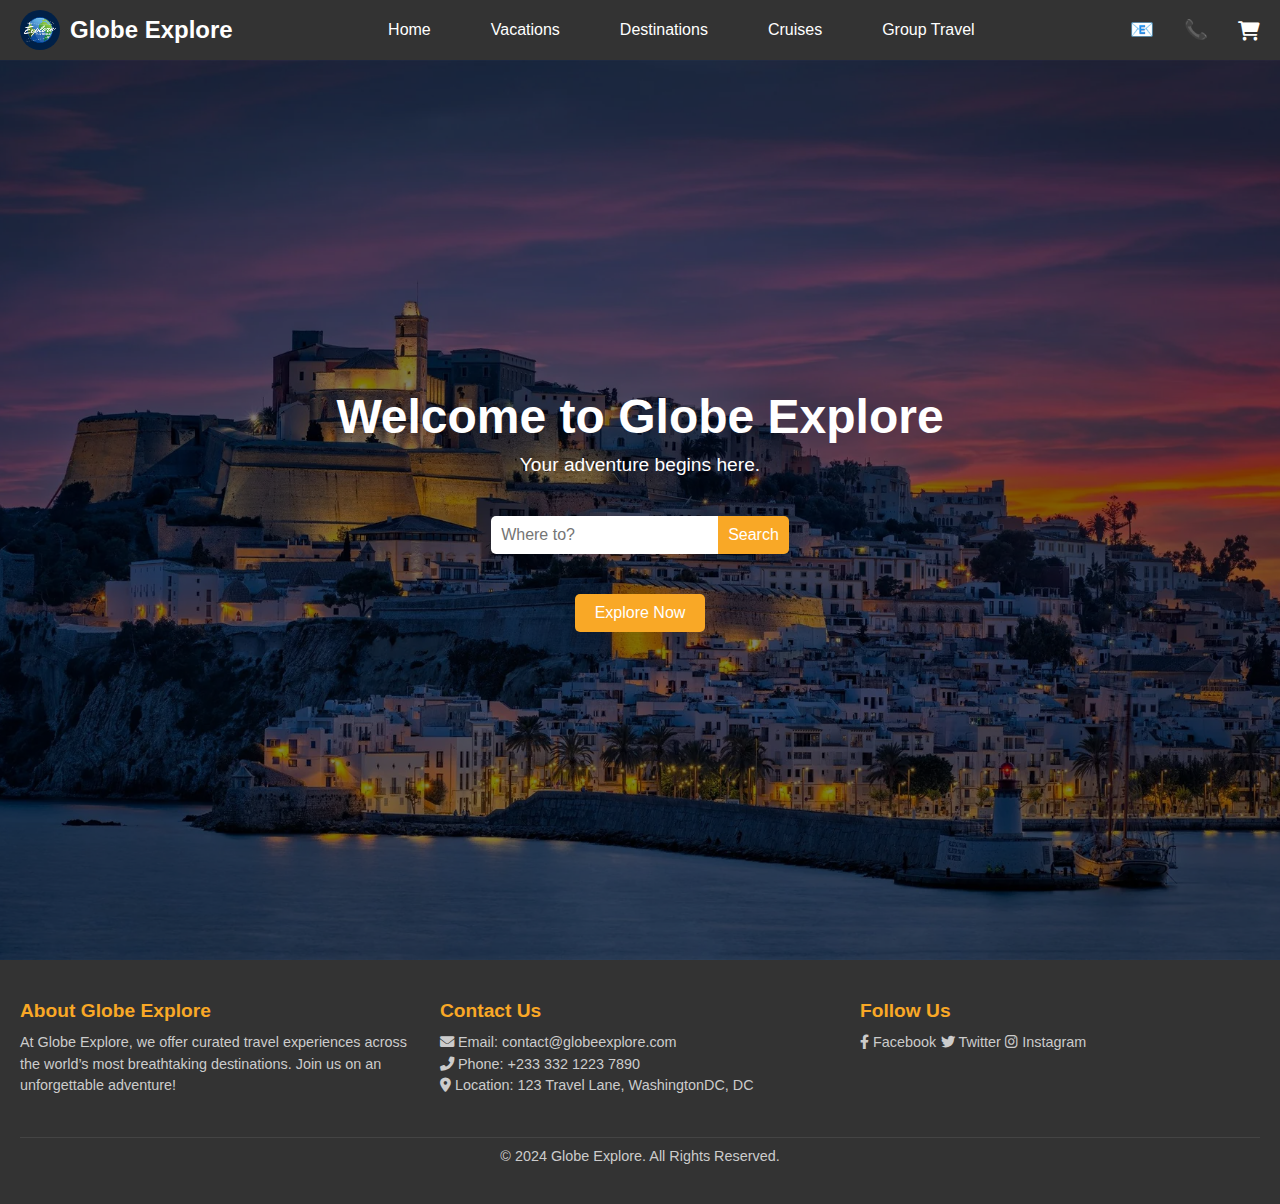
<file: GlobeExplore/index.html>
<!DOCTYPE html>
<html lang="en">
<head>
  <meta charset="UTF-8">
  <meta name="viewport" content="width=device-width, initial-scale=1.0">
  <title>Globe Explore | Home</title>
  <link rel="stylesheet" href="style.css">
  <link rel="stylesheet" href="https://cdnjs.cloudflare.com/ajax/libs/font-awesome/6.0.0-beta3/css/all.min.css">
</head>
<body>

  <div class="navbar">
    <div class="logo">
      <img src="./Assets/logo.jpeg" alt="Globe Explore Logo"> 
      <span>Globe Explore</span>
    </div>

    <div class="menu">
        <a href="index.html" class="nav-link">Home</a>
        <a href="vacations.html" class="nav-link">Vacations</a>
        <a href="destinations.html" class="nav-link">Destinations</a>
        <a href="cruises.html" class="nav-link">Cruises</a>
        <a href="group-travel.html" class="nav-link">Group Travel</a>
    </div>

    <div class="icons">
      <!-- Mail Icon (Email functionality) -->
      <a href="mailto:contact@globeexplore.com" class="icon mail-icon">📧</a> 
      <!-- Phone Icon (Call functionality) -->
      <a href="tel:+23333212237890" class="icon phone-icon">📞</a> 
      <!-- Checkout Icon (Navigates to checkout page) -->
      <a href="checkout.html" class="icon checkout-icon"><i class="fas fa-shopping-cart"></i></a>
    </div>
  </div>

  <div class="hero-section">
    <h1>Welcome to Globe Explore</h1>
    <p>Your adventure begins here.</p>
    
    <div class="search-bar">
      <input type="text" id="location-search" placeholder="Where to?" list="location-list"/>
      <button onclick="searchLocation()">Search</button>
    </div>
    
    <button class="explore-btn" onclick="goToExplorePage()">Explore Now</button>
  </div>

  <!-- Datalist for Location Suggestions -->
  <datalist id="location-list"></datalist>
  
  <footer class="footer">
    <div class="footer-content">
      <div class="footer-section about">
        <h2>About Globe Explore</h2>
        <p>At Globe Explore, we offer curated travel experiences across the world’s most breathtaking destinations. Join us on an unforgettable adventure!</p>
      </div>
  
      <div class="footer-section contact">
        <h2>Contact Us</h2>
        <p><i class="fas fa-envelope"></i> Email: contact@globeexplore.com</p>
        <p><i class="fas fa-phone-alt"></i> Phone: +233 332 1223 7890</p>
        <p><i class="fas fa-map-marker-alt"></i> Location: 123 Travel Lane, WashingtonDC, DC</p>
      </div>
  
      <div class="footer-section social">
        <h2>Follow Us</h2>
        <a href="#"><i class="fab fa-facebook-f"></i> Facebook</a>
        <a href="#"><i class="fab fa-twitter"></i> Twitter</a>
        <a href="#"><i class="fab fa-instagram"></i> Instagram</a>
      </div>
    </div>
    
    <div class="footer-bottom">
      <p>&copy; 2024 Globe Explore. All Rights Reserved.</p>
    </div>
  </footer>

  <!-- JavaScript for Search Functionality -->
  <script>
    function goToExplorePage() {
  window.location.href = "explore.html";  // Replace with your desired URL
}
    // Array of sample locations
    const locations = [
      "Paris", "New York", "Tokyo", "London", "Sydney", 
      "Dubai", "Rome", "Cape Town", "Barcelona", "Los Angeles",
      "Amsterdam", "Istanbul", "Bangkok", "Singapore", "Hong Kong", "Accra"
    ];

    // Populate datalist options
    const locationList = document.getElementById("location-list");
    locations.forEach(location => {
      const option = document.createElement("option");
      option.value = location;
      locationList.appendChild(option);
    });

    // Function to handle search
    function searchLocation() {
      const searchInput = document.getElementById("location-search").value;
      if (locations.includes(searchInput)) {
        alert(`Searching for vacation in ${searchInput}...`);
        // Implement further functionality here, e.g., redirect to search results
      } else {
        alert("Location not found! Please select a valid location from suggestions.");
      }
    }
  </script>
</body>
</html>
</file>
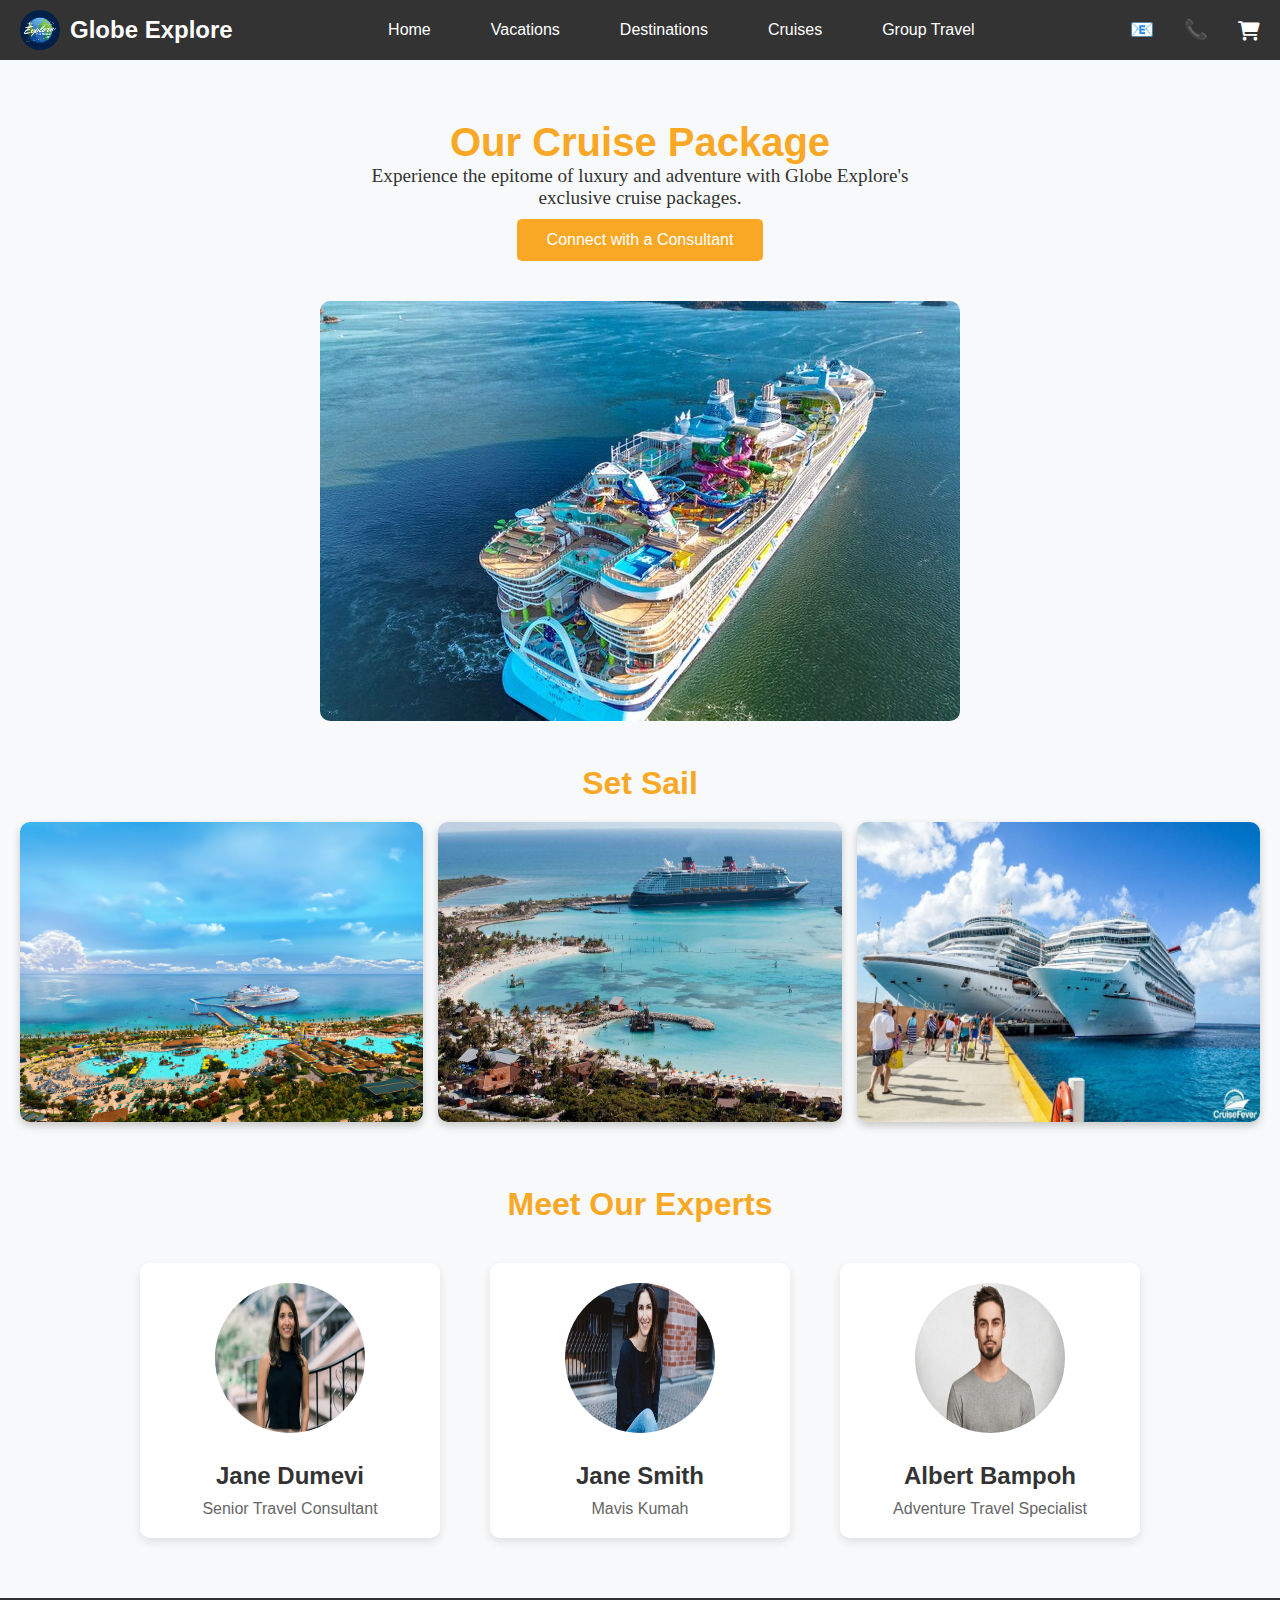
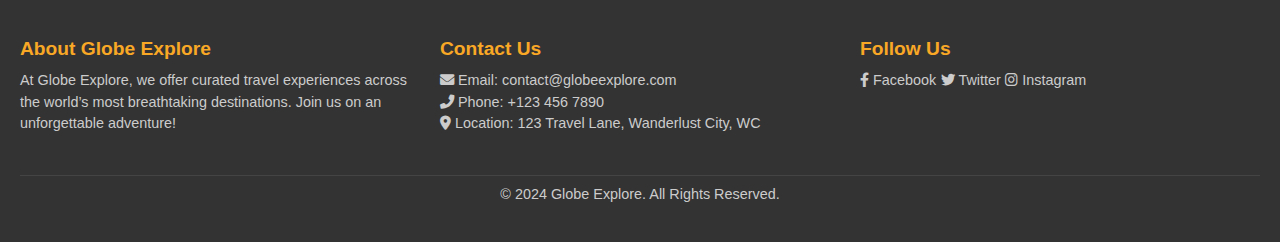
<file: GlobeExplore/cruises.html>
<!DOCTYPE html>
<html lang="en">
<head>
  <meta charset="UTF-8">
  <meta name="viewport" content="width=device-width, initial-scale=1.0">
  <title>Globe Explore</title>
  <link rel="stylesheet" href="style.css">
  <link rel="stylesheet" href="https://cdnjs.cloudflare.com/ajax/libs/font-awesome/6.0.0-beta3/css/all.min.css">
</head>
<body>

  <div class="navbar">
    <div class="logo">
      <img src="./Assets/logo.jpeg" alt="Globe Explore Logo"> 
      <span>Globe Explore</span>
    </div>

    <div class="menu">
        <a href="index.html" class="nav-link">Home</a>
        <a href="vacations.html" class="nav-link">Vacations</a>
        <a href="destinations.html" class="nav-link">Destinations</a>
        <a href="cruises.html" class="nav-link">Cruises</a>
        <a href="group-travel.html" class="nav-link">Group Travel</a>
    </div>

    <div class="icons">
      <!-- Mail Icon (Email functionality) -->
      <a href="mailto:contact@globeexplore.com" class="icon mail-icon">📧</a> 
      <!-- Phone Icon (Call functionality) -->
      <a href="tel:+23333212237890" class="icon phone-icon">📞</a> 
      <!-- Checkout Icon (Navigates to checkout page) -->
      <a href="checkout.html" class="icon checkout-icon"><i class="fas fa-shopping-cart"></i></a>
    </div>
  </div>

  <section class="cruise-section">
    <div class="container">
        <div class="section-header">
            <h2>Our Cruise Package</h2>
            <p>Experience the epitome of luxury and adventure with Globe Explore's exclusive cruise packages.</p>
            <button class="connect-button">Connect with a Consultant</button>
        </div>

        <div class="cruise-image">
            <img src="./Assets/cruiseShip.jpeg" alt="Cruise Ship">
        </div>

        <div class="set-sail">
            <h2>Set Sail</h2>
            <div class="destination-images">
                <div class="image-container">
                    <img src="./Assets/destination1.avif" alt="Destination 1">
                </div>
                <div class="image-container">
                    <img src="./Assets/destination2.jpeg" alt="Destination 2">
                </div>
                <div class="image-container">
                    <img src="./Assets/destination3.jpeg" alt="Destination 3">
                </div>
            </div>
        </div>

        <!-- New Experts Section -->
        <div class="experts-section">
            <h2>Meet Our Experts</h2>
            <div class="experts-container">
                <div class="expert-card">
                    <img src="./Assets/expert1.jpeg" alt="Expert 1">
                    <h3>Jane Dumevi</h3>
                    <p>Senior Travel Consultant</p>
                </div>
                <div class="expert-card">
                    <img src="./Assets/Expert2.jpeg" alt="Expert 2">
                    <h3>Jane Smith</h3>
                    <p>Mavis Kumah</p>
                </div>
                <div class="expert-card">
                    <img src="./Assets/expert3.webp" alt="Expert 3">
                    <h3>Albert Bampoh</h3>
                    <p>Adventure Travel Specialist</p>
                </div>
            </div>
        </div>
    </div>
</section>

  
  <footer class="footer">
    <div class="footer-content">
      
      <div class="footer-section about">
        <h2>About Globe Explore</h2>
        <p>At Globe Explore, we offer curated travel experiences across the world’s most breathtaking destinations. Join us on an unforgettable adventure!</p>
      </div>
  
     
      <div class="footer-section contact">
        <h2>Contact Us</h2>
        <p><i class="fas fa-envelope"></i> Email: contact@globeexplore.com</p>
        <p><i class="fas fa-phone-alt"></i> Phone: +123 456 7890</p>
        <p><i class="fas fa-map-marker-alt"></i> Location: 123 Travel Lane, Wanderlust City, WC</p>
      </div>
  
      
      <div class="footer-section social">
        <h2>Follow Us</h2>
        <a href="#"><i class="fab fa-facebook-f"></i> Facebook</a>
        <a href="#"><i class="fab fa-twitter"></i> Twitter</a>
        <a href="#"><i class="fab fa-instagram"></i> Instagram</a>
      </div>
    </div>
  
    
    <div class="footer-bottom">
      <p>&copy; 2024 Globe Explore. All Rights Reserved.</p>
    </div>
  </footer>

</body>
</html>
</file>
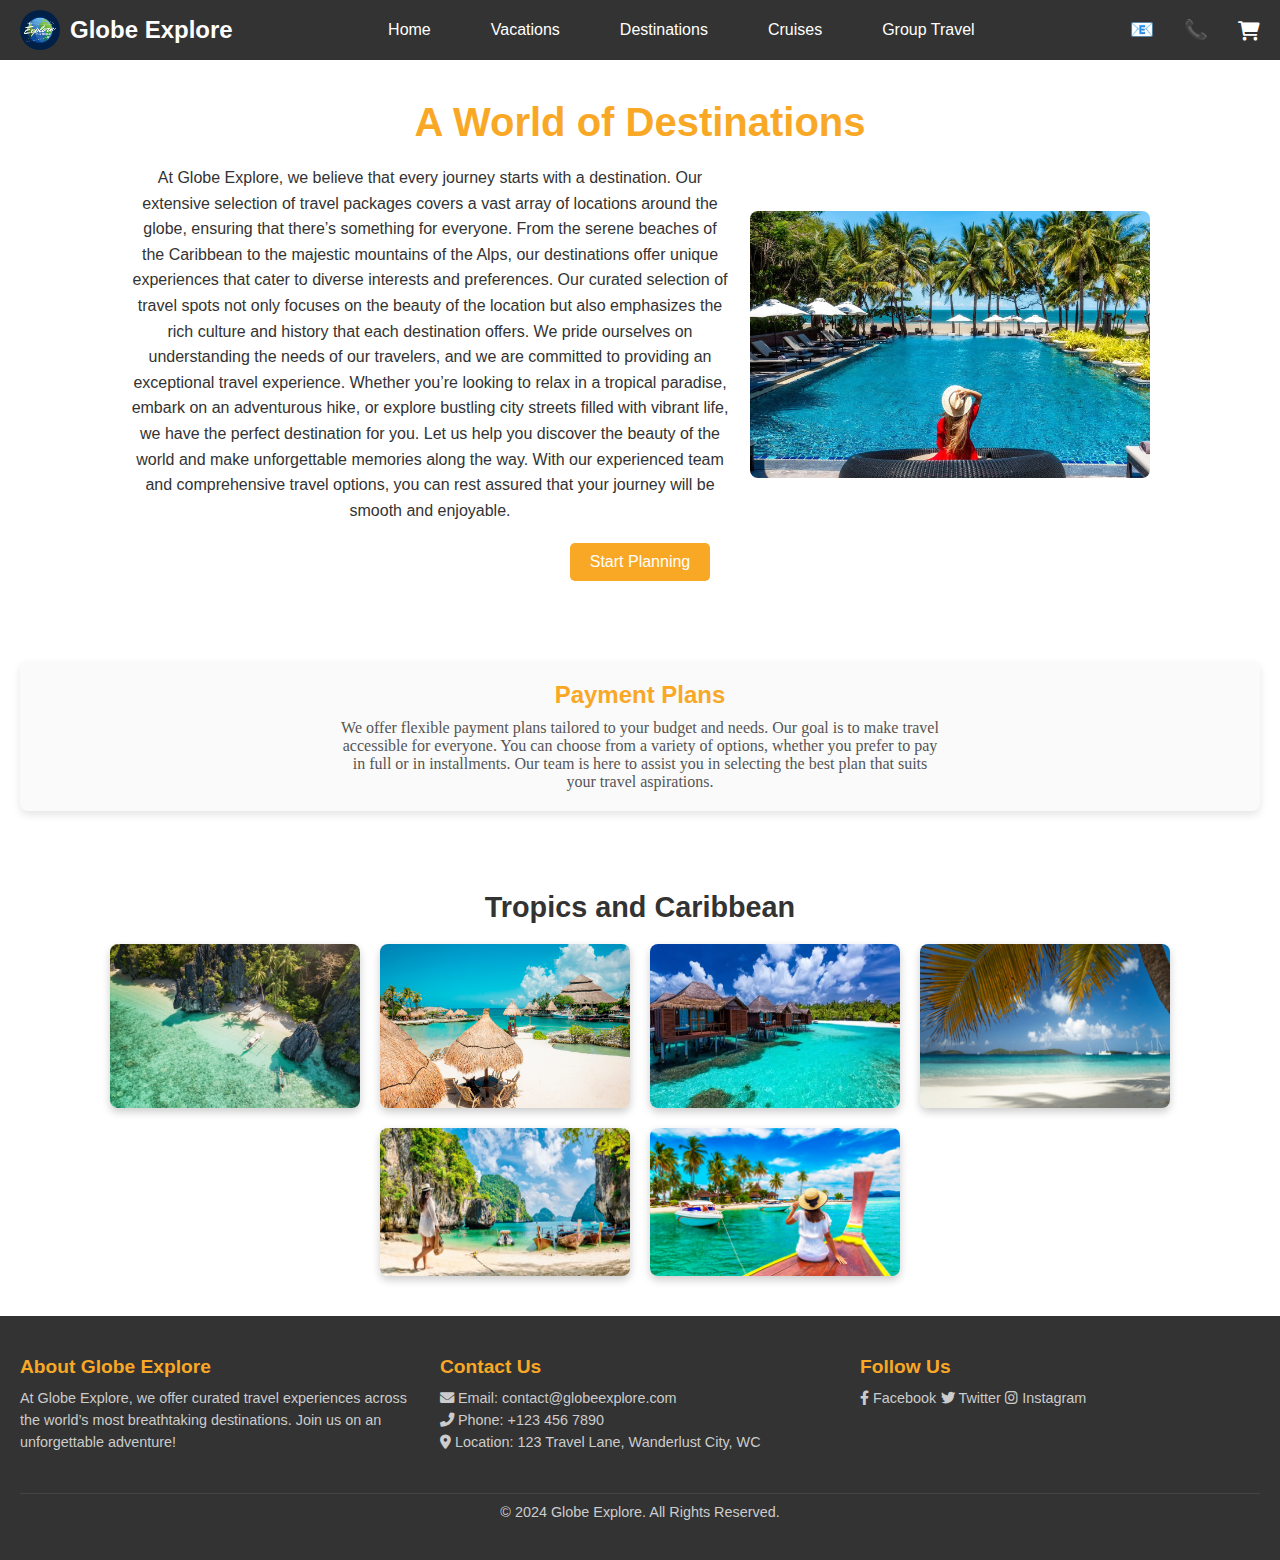
<file: GlobeExplore/destinations.html>
<!DOCTYPE html>
<html lang="en">
<head>
  <meta charset="UTF-8">
  <meta name="viewport" content="width=device-width, initial-scale=1.0">
  <title>Globe Explore | Destinations</title>
  <link rel="stylesheet" href="style.css">
  <link rel="stylesheet" href="https://cdnjs.cloudflare.com/ajax/libs/font-awesome/6.0.0-beta3/css/all.min.css">
</head>
<body>

  <div class="navbar">
    <div class="logo">
      <img src="./Assets/logo.jpeg" alt="Globe Explore Logo"> 
      <span>Globe Explore</span>
    </div>

    <div class="menu">
        <a href="index.html" class="nav-link">Home</a>
        <a href="vacations.html" class="nav-link">Vacations</a>
        <a href="destinations.html" class="nav-link">Destinations</a>
        <a href="cruises.html" class="nav-link">Cruises</a>
        <a href="group-travel.html" class="nav-link">Group Travel</a>
    </div>

    <div class="icons">
      <!-- Mail Icon (Email functionality) -->
      <a href="mailto:contact@globeexplore.com" class="icon mail-icon">📧</a> 
      <!-- Phone Icon (Call functionality) -->
      <a href="tel:+23333212237890" class="icon phone-icon">📞</a> 
      <!-- Checkout Icon (Navigates to checkout page) -->
      <a href="checkout.html" class="icon checkout-icon"><i class="fas fa-shopping-cart"></i></a>
    </div>
  </div>

  <section class="destinations-overview">
    <h2>A World of Destinations</h2>
    <div class="overview-content">
      <p>
        At Globe Explore, we believe that every journey starts with a destination. Our extensive selection of travel packages covers a vast array of locations around the globe, ensuring that there’s something for everyone. From the serene beaches of the Caribbean to the majestic mountains of the Alps, our destinations offer unique experiences that cater to diverse interests and preferences. Our curated selection of travel spots not only focuses on the beauty of the location but also emphasizes the rich culture and history that each destination offers. We pride ourselves on understanding the needs of our travelers, and we are committed to providing an exceptional travel experience. Whether you’re looking to relax in a tropical paradise, embark on an adventurous hike, or explore bustling city streets filled with vibrant life, we have the perfect destination for you. Let us help you discover the beauty of the world and make unforgettable memories along the way. With our experienced team and comprehensive travel options, you can rest assured that your journey will be smooth and enjoyable.
      </p>
      <img src="./Assets/destination.jpeg" alt="Scenic Destination Image">
    </div>
    <a href="planning.html">
      <button class="start-planning">Start Planning</button>
    </a>    
  </section>

  <section class="payment-plans">
    <h3>Payment Plans</h3>
    <p>
      We offer flexible payment plans tailored to your budget and needs. Our goal is to make travel accessible for everyone. You can choose from a variety of options, whether you prefer to pay in full or in installments. Our team is here to assist you in selecting the best plan that suits your travel aspirations.
    </p>
  </section>

  <section class="tropics-section">
    <h3>Tropics and Caribbean</h3>
    <div class="tropics-container">
      <img src="./Assets/tropical4.jpeg" alt="Tropical Destination 1">
      <img src="./Assets/tropical5.jpeg" alt="Tropical Destination 2">
      <img src="./Assets/tropical6.webp" alt="Tropical Destination 3">
      <img src="./Assets/tropical3.png" alt="Tropical Destination 1">
      <img src="./Assets/tropical2.avif" alt="Tropical Destination 2">
      <img src="./Assets/tropical1.jpeg" alt="Tropical Destination 3">
    </div>
  </section>

  
  <footer class="footer">
    <div class="footer-content">
      
      <div class="footer-section about">
        <h2>About Globe Explore</h2>
        <p>At Globe Explore, we offer curated travel experiences across the world’s most breathtaking destinations. Join us on an unforgettable adventure!</p>
      </div>
  
     
      <div class="footer-section contact">
        <h2>Contact Us</h2>
        <p><i class="fas fa-envelope"></i> Email: contact@globeexplore.com</p>
        <p><i class="fas fa-phone-alt"></i> Phone: +123 456 7890</p>
        <p><i class="fas fa-map-marker-alt"></i> Location: 123 Travel Lane, Wanderlust City, WC</p>
      </div>
  
      
      <div class="footer-section social">
        <h2>Follow Us</h2>
        <a href="#"><i class="fab fa-facebook-f"></i> Facebook</a>
        <a href="#"><i class="fab fa-twitter"></i> Twitter</a>
        <a href="#"><i class="fab fa-instagram"></i> Instagram</a>
      </div>
    </div>
  
    
    <div class="footer-bottom">
      <p>&copy; 2024 Globe Explore. All Rights Reserved.</p>
    </div>
  </footer>

</body>
</html>
</file>
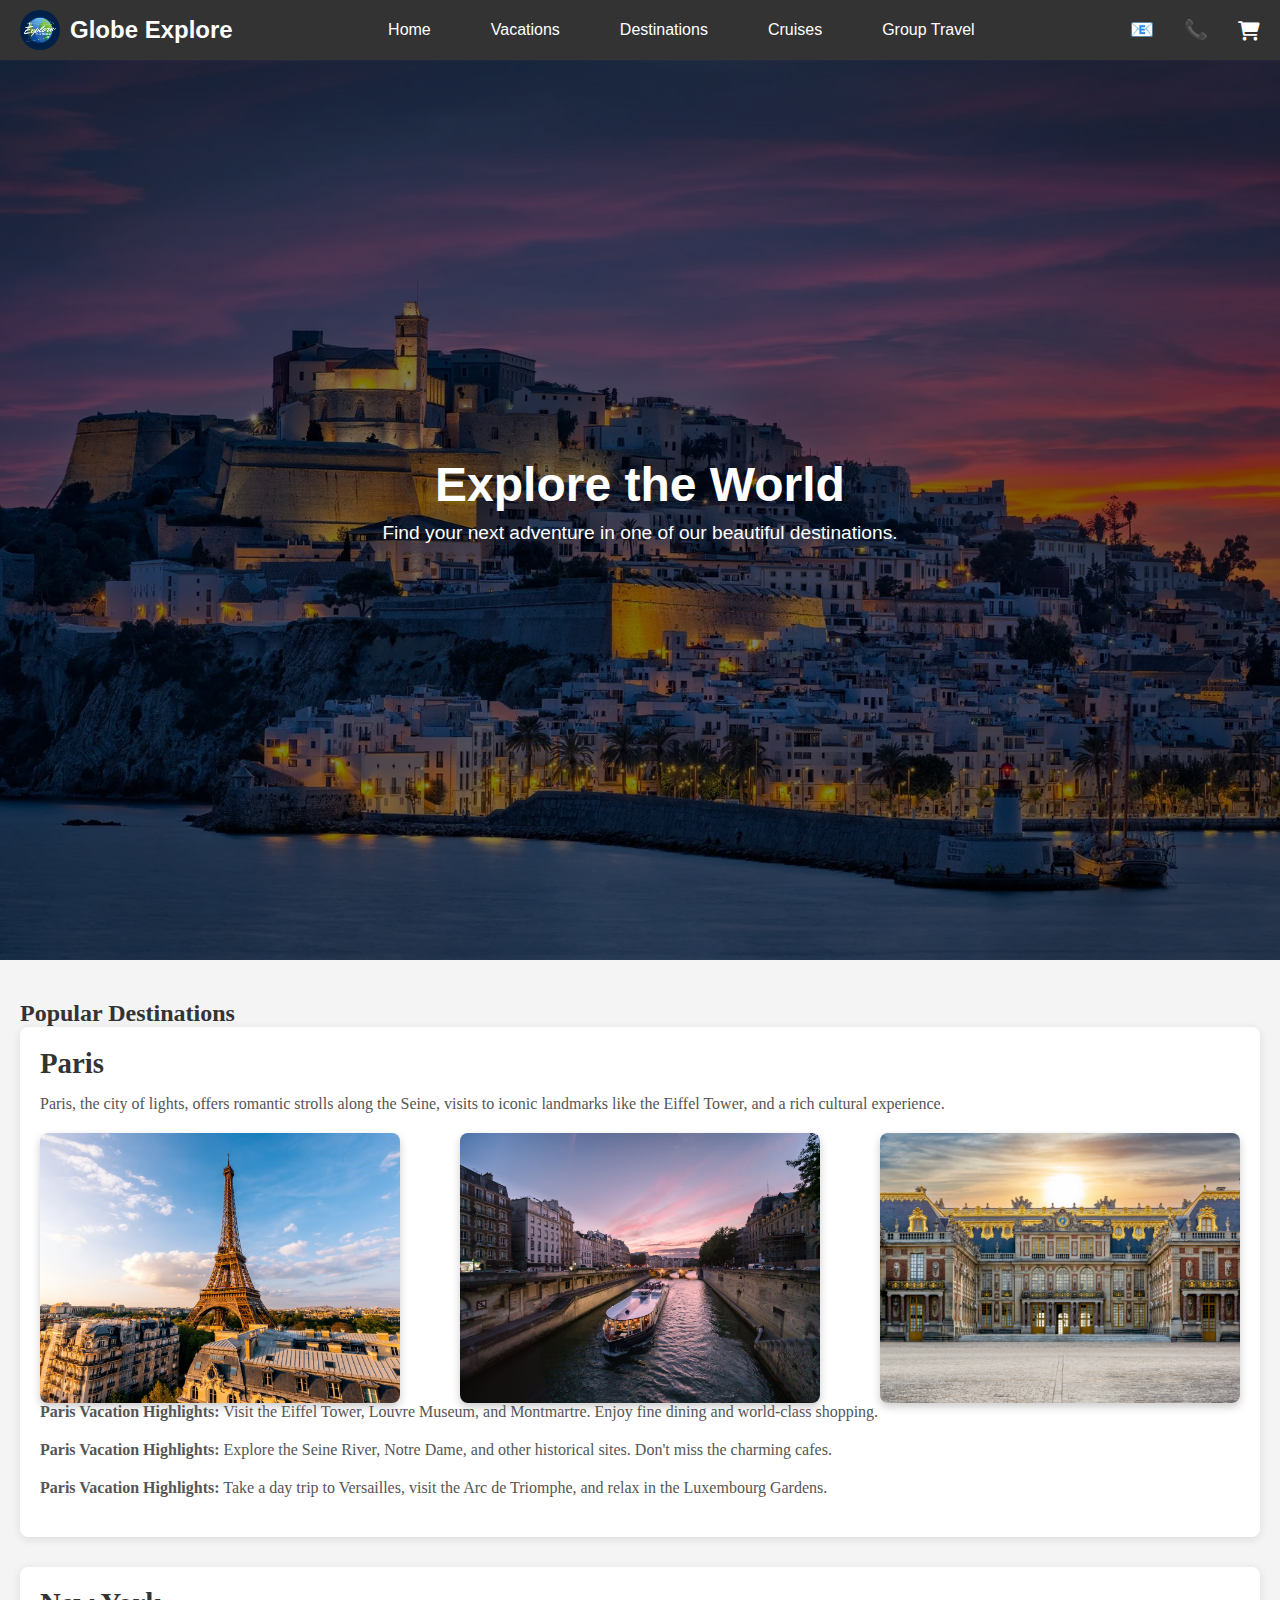
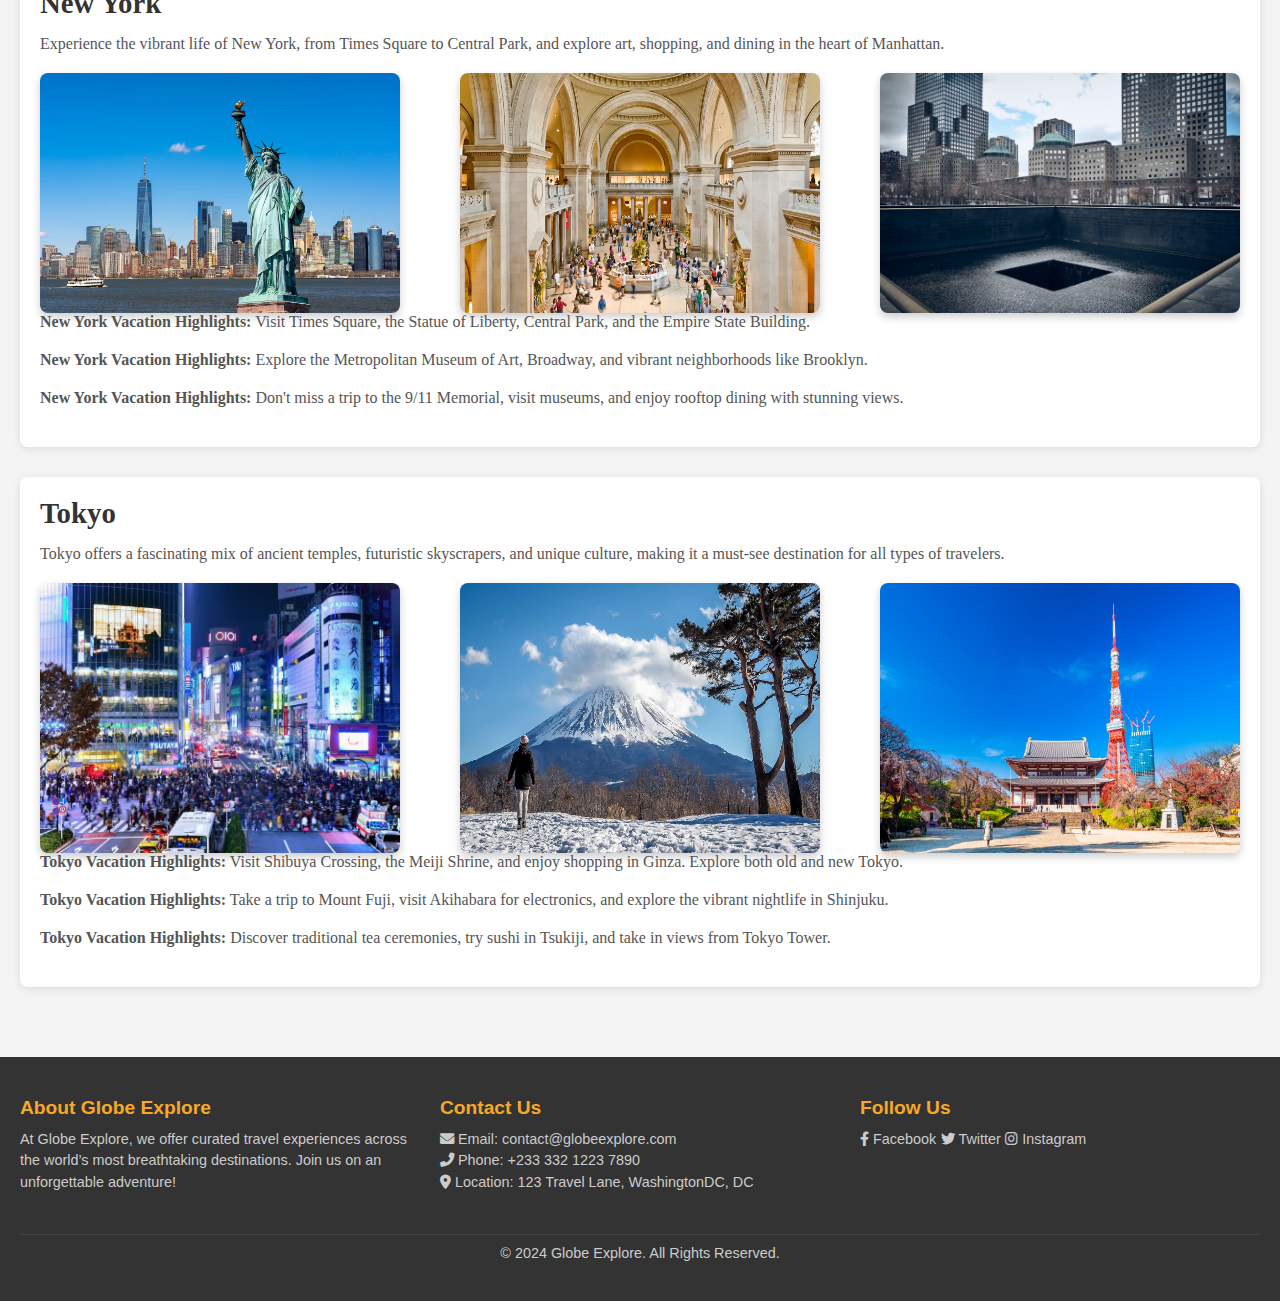
<file: GlobeExplore/explore.html>
<!DOCTYPE html>
<html lang="en">
<head>
  <meta charset="UTF-8">
  <meta name="viewport" content="width=device-width, initial-scale=1.0">
  <title>Globe Explore | Explore</title>
  <link rel="stylesheet" href="style.css">
  <link rel="stylesheet" href="https://cdnjs.cloudflare.com/ajax/libs/font-awesome/6.0.0-beta3/css/all.min.css">
</head>
<body>

  <!-- Navbar (same as the homepage) -->
  <div class="navbar">
    <div class="logo">
      <img src="./Assets/logo.jpeg" alt="Globe Explore Logo"> 
      <span>Globe Explore</span>
    </div>

    <div class="menu">
        <a href="index.html" class="nav-link">Home</a>
        <a href="vacations.html" class="nav-link">Vacations</a>
        <a href="destinations.html" class="nav-link">Destinations</a>
        <a href="cruises.html" class="nav-link">Cruises</a>
        <a href="group-travel.html" class="nav-link">Group Travel</a>
    </div>

    <div class="icons">
      <!-- Mail Icon (Email functionality) -->
      <a href="mailto:contact@globeexplore.com" class="icon mail-icon">📧</a> 
      <!-- Phone Icon (Call functionality) -->
      <a href="tel:+23333212237890" class="icon phone-icon">📞</a> 
      <!-- Checkout Icon (Navigates to checkout page) -->
      <a href="checkout.html" class="icon checkout-icon"><i class="fas fa-shopping-cart"></i></a>
    </div>
  </div>

  <!-- Hero Section for the Explore Page -->
  <div class="hero-section">
    <h1>Explore the World</h1>
    <p>Find your next adventure in one of our beautiful destinations.</p>
  </div>

  <!-- Cities Section with Vacation Information and Images -->
  <div class="cities-section">
    <h2>Popular Destinations</h2>

    <div class="city-card">
      <h3>Paris</h3>
      <p>Paris, the city of lights, offers romantic strolls along the Seine, visits to iconic landmarks like the Eiffel Tower, and a rich cultural experience.</p>
      <div class="city-images">
        <img src="./Assets/paris1.avif" alt="Paris Image 1" onclick="showDetails('paris1')">
        <img src="./Assets/paris2.avif" alt="Paris Image 2" onclick="showDetails('paris2')">
        <img src="./Assets/paris3.avif" alt="Paris Image 3" onclick="showDetails('paris3')">
      </div>
      <div id="paris1" class="city-details">
        <p><strong>Paris Vacation Highlights:</strong> Visit the Eiffel Tower, Louvre Museum, and Montmartre. Enjoy fine dining and world-class shopping.</p>
      </div>
      <div id="paris2" class="city-details">
        <p><strong>Paris Vacation Highlights:</strong> Explore the Seine River, Notre Dame, and other historical sites. Don't miss the charming cafes.</p>
      </div>
      <div id="paris3" class="city-details">
        <p><strong>Paris Vacation Highlights:</strong> Take a day trip to Versailles, visit the Arc de Triomphe, and relax in the Luxembourg Gardens.</p>
      </div>
    </div>

    <div class="city-card">
      <h3>New York</h3>
      <p>Experience the vibrant life of New York, from Times Square to Central Park, and explore art, shopping, and dining in the heart of Manhattan.</p>
      <div class="city-images">
        <img src="./Assets/nyc1.webp" alt="New York Image 1" onclick="showDetails('nyc1')">
        <img src="./Assets/nyc2.webp" alt="New York Image 2" onclick="showDetails('nyc2')">
        <img src="./Assets/nyc3.avif" alt="New York Image 3" onclick="showDetails('nyc3')">
      </div>
      <div id="nyc1" class="city-details">
        <p><strong>New York Vacation Highlights:</strong> Visit Times Square, the Statue of Liberty, Central Park, and the Empire State Building.</p>
      </div>
      <div id="nyc2" class="city-details">
        <p><strong>New York Vacation Highlights:</strong> Explore the Metropolitan Museum of Art, Broadway, and vibrant neighborhoods like Brooklyn.</p>
      </div>
      <div id="nyc3" class="city-details">
        <p><strong>New York Vacation Highlights:</strong> Don't miss a trip to the 9/11 Memorial, visit museums, and enjoy rooftop dining with stunning views.</p>
      </div>
    </div>

    <div class="city-card">
      <h3>Tokyo</h3>
      <p>Tokyo offers a fascinating mix of ancient temples, futuristic skyscrapers, and unique culture, making it a must-see destination for all types of travelers.</p>
      <div class="city-images">
        <img src="./Assets/tokyo1.jpeg" alt="Tokyo Image 1" onclick="showDetails('tokyo1')">
        <img src="./Assets/tokyo2.jpeg" alt="Tokyo Image 2" onclick="showDetails('tokyo2')">
        <img src="./Assets/tokyo3.jpeg" alt="Tokyo Image 3" onclick="showDetails('tokyo3')">
      </div>
      <div id="tokyo1" class="city-details">
        <p><strong>Tokyo Vacation Highlights:</strong> Visit Shibuya Crossing, the Meiji Shrine, and enjoy shopping in Ginza. Explore both old and new Tokyo.</p>
      </div>
      <div id="tokyo2" class="city-details">
        <p><strong>Tokyo Vacation Highlights:</strong> Take a trip to Mount Fuji, visit Akihabara for electronics, and explore the vibrant nightlife in Shinjuku.</p>
      </div>
      <div id="tokyo3" class="city-details">
        <p><strong>Tokyo Vacation Highlights:</strong> Discover traditional tea ceremonies, try sushi in Tsukiji, and take in views from Tokyo Tower.</p>
      </div>
    </div>
  </div>

  <!-- Footer (same as the homepage) -->
  <footer class="footer">
    <div class="footer-content">
      <div class="footer-section about">
        <h2>About Globe Explore</h2>
        <p>At Globe Explore, we offer curated travel experiences across the world’s most breathtaking destinations. Join us on an unforgettable adventure!</p>
      </div>
  
      <div class="footer-section contact">
        <h2>Contact Us</h2>
        <p><i class="fas fa-envelope"></i> Email: contact@globeexplore.com</p>
        <p><i class="fas fa-phone-alt"></i> Phone: +233 332 1223 7890</p>
        <p><i class="fas fa-map-marker-alt"></i> Location: 123 Travel Lane, WashingtonDC, DC</p>
      </div>
  
      <div class="footer-section social">
        <h2>Follow Us</h2>
        <a href="#"><i class="fab fa-facebook-f"></i> Facebook</a>
        <a href="#"><i class="fab fa-twitter"></i> Twitter</a>
        <a href="#"><i class="fab fa-instagram"></i> Instagram</a>
      </div>
    </div>
    
    <div class="footer-bottom">
      <p>&copy; 2024 Globe Explore. All Rights Reserved.</p>
    </div>
  </footer>

  <!-- JavaScript for toggling image description -->
  <script>
    function showDetails(imageId) {
      // Hide all city details
      const details = document.querySelectorAll('.city-details');
      details.forEach(detail => detail.style.display = 'none');

      // Show the clicked image's details
      const cityDetail = document.getElementById(imageId);
      cityDetail.style.display = 'block';
    }
  </script>
</body>
</html>
</file>
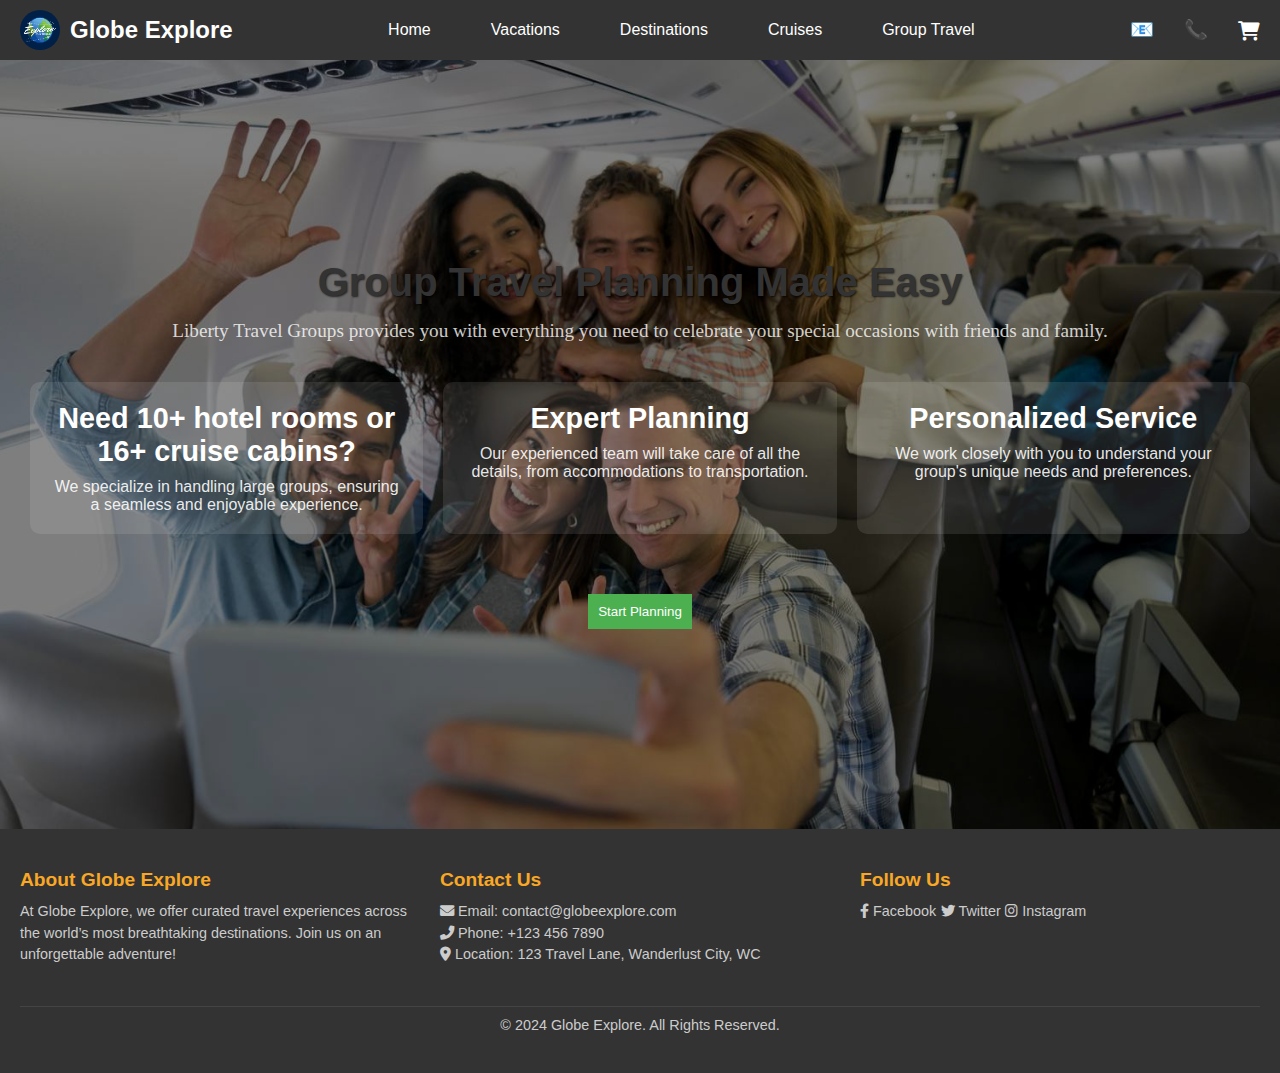
<file: GlobeExplore/group-travel.html>
<!DOCTYPE html>
<html lang="en">
<head>
  <meta charset="UTF-8">
  <meta name="viewport" content="width=device-width, initial-scale=1.0">
  <title>Globe Explore</title>
  <link rel="stylesheet" href="style.css">
  <link rel="stylesheet" href="https://cdnjs.cloudflare.com/ajax/libs/font-awesome/6.0.0-beta3/css/all.min.css">
</head>
<body>

  <div class="navbar">
    <div class="logo">
      <img src="./Assets/logo.jpeg" alt="Globe Explore Logo"> 
      <span>Globe Explore</span>
    </div>

    <div class="menu">
        <a href="index.html" class="nav-link">Home</a>
        <a href="vacations.html" class="nav-link">Vacations</a>
        <a href="destinations.html" class="nav-link">Destinations</a>
        <a href="cruises.html" class="nav-link">Cruises</a>
        <a href="group-travel.html" class="nav-link">Group Travel</a>
    </div>

    <div class="icons">
      <!-- Mail Icon (Email functionality) -->
      <a href="mailto:contact@globeexplore.com" class="icon mail-icon">📧</a> 
      <!-- Phone Icon (Call functionality) -->
      <a href="tel:+23333212237890" class="icon phone-icon">📞</a> 
      <!-- Checkout Icon (Navigates to checkout page) -->
      <a href="checkout.html" class="icon checkout-icon"><i class="fas fa-shopping-cart"></i></a>
    </div>
  </div>

  <section class="group-travel-section" style="background-image: url('./Assets/group.jpeg'); background-size: cover; background-position: center; background-repeat: no-repeat; padding: 200px 20px;">
    <div class="container">
        <h2 class="section-title">Group Travel Planning Made Easy</h2>
        <p class="section-description">Liberty Travel Groups provides you with everything you need to celebrate your special occasions with friends and family.</p>
        
        <div class="group-travel-content">
            <div class="group-travel-feature">
                <h4>Need 10+ hotel rooms or 16+ cruise cabins?</h4>
                <p>We specialize in handling large groups, ensuring a seamless and enjoyable experience.</p>
            </div>

            <div class="group-travel-feature">
                <h4>Expert Planning</h4>
                <p>Our experienced team will take care of all the details, from accommodations to transportation.</p>
            </div>

            <div class="group-travel-feature">
                <h4>Personalized Service</h4>
                <p>We work closely with you to understand your group's unique needs and preferences.</p>
            </div>
        </div>

        <a href="planning.html">
          <button>Start Planning</button>
      </a>
      
    </div>
</section>


  
  <footer class="footer">
    <div class="footer-content">
      
      <div class="footer-section about">
        <h2>About Globe Explore</h2>
        <p>At Globe Explore, we offer curated travel experiences across the world’s most breathtaking destinations. Join us on an unforgettable adventure!</p>
      </div>
  
     
      <div class="footer-section contact">
        <h2>Contact Us</h2>
        <p><i class="fas fa-envelope"></i> Email: contact@globeexplore.com</p>
        <p><i class="fas fa-phone-alt"></i> Phone: +123 456 7890</p>
        <p><i class="fas fa-map-marker-alt"></i> Location: 123 Travel Lane, Wanderlust City, WC</p>
      </div>
  
      
      <div class="footer-section social">
        <h2>Follow Us</h2>
        <a href="#"><i class="fab fa-facebook-f"></i> Facebook</a>
        <a href="#"><i class="fab fa-twitter"></i> Twitter</a>
        <a href="#"><i class="fab fa-instagram"></i> Instagram</a>
      </div>
    </div>
    
    <div class="footer-bottom">
      <p>&copy; 2024 Globe Explore. All Rights Reserved.</p>
    </div>
  </footer>

</body>
</html>
</file>
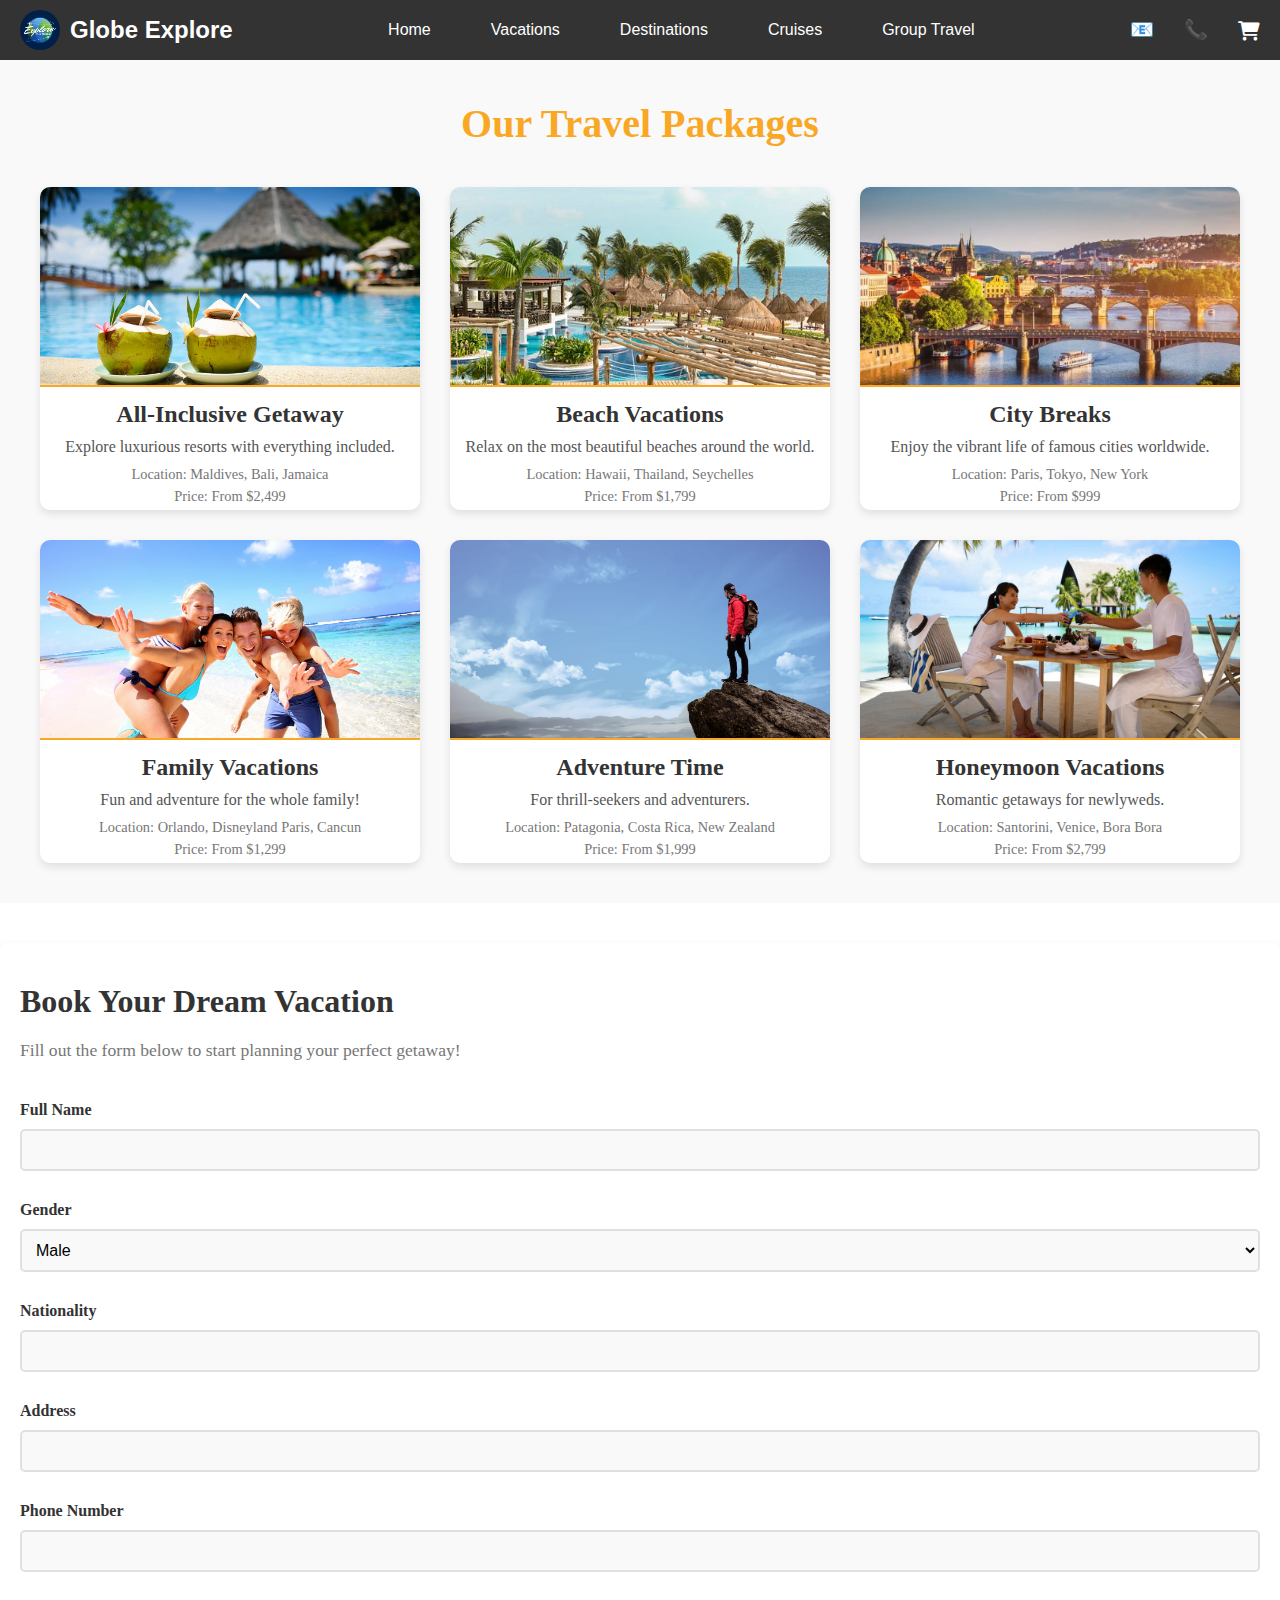
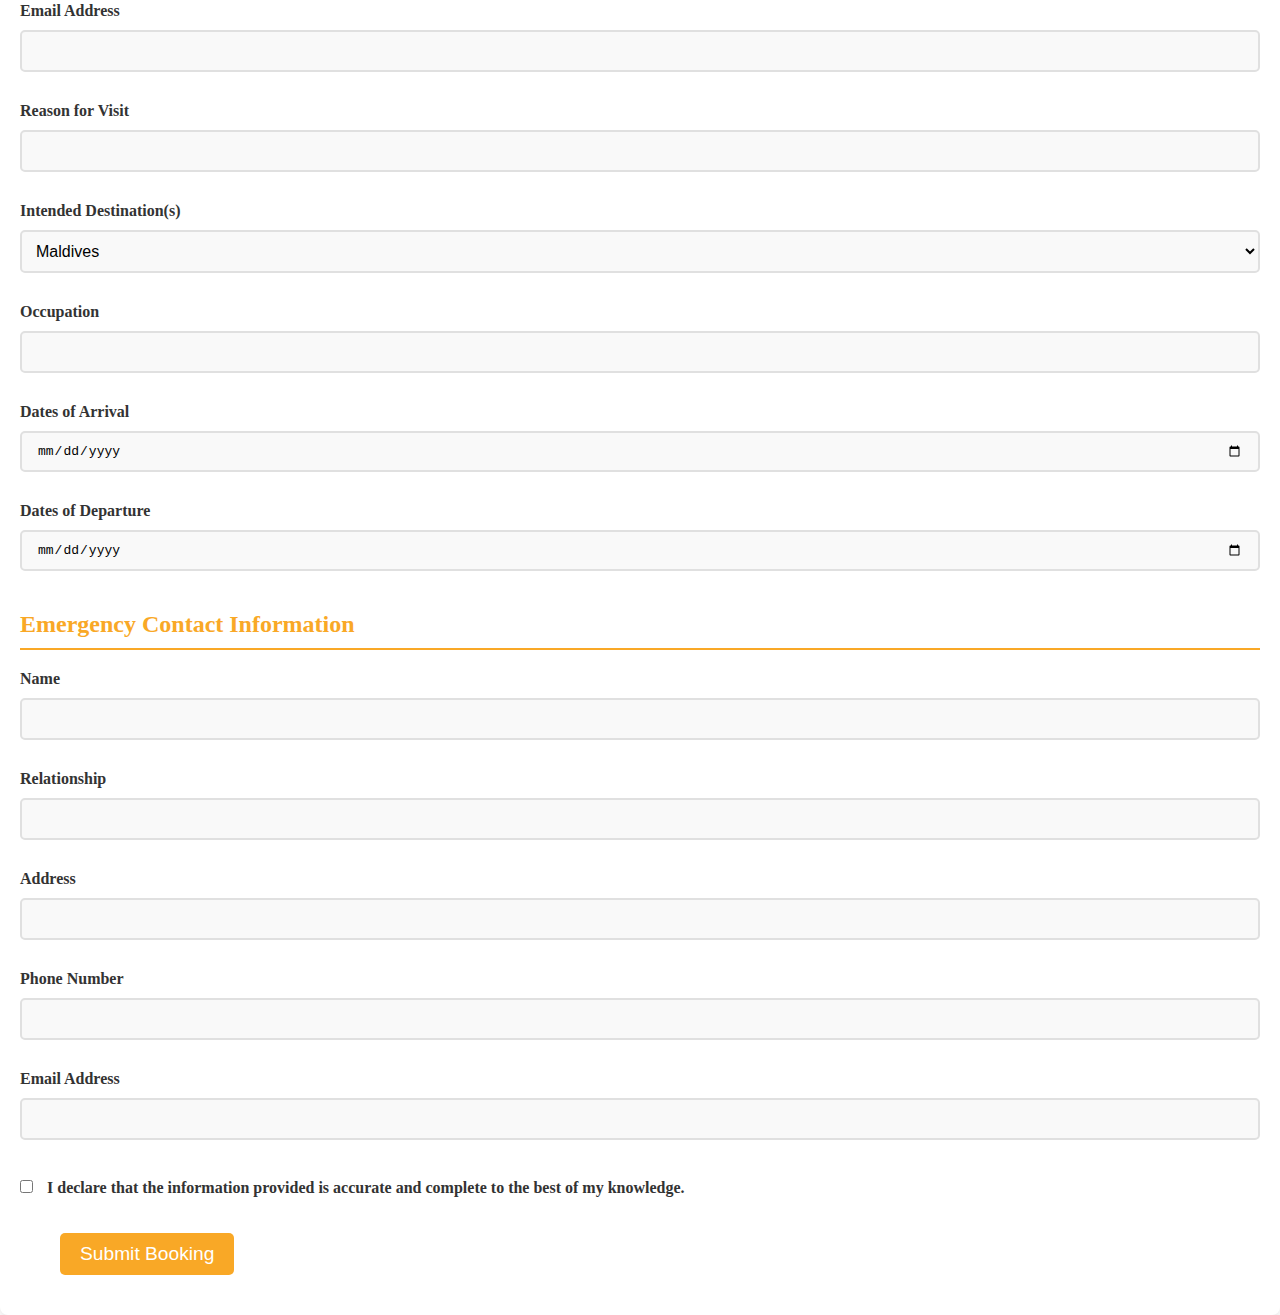
<file: GlobeExplore/planning.html>
<!DOCTYPE html>
<html lang="en">
<head>
  <meta charset="UTF-8">
  <meta name="viewport" content="width=device-width, initial-scale=1.0">
  <title>Start Planning | Globe Explore</title>
  <link rel="stylesheet" href="style.css">
  <link rel="stylesheet" href="https://cdnjs.cloudflare.com/ajax/libs/font-awesome/6.0.0-beta3/css/all.min.css">
</head>
<body>

  <!-- Include Navbar -->
  <div class="navbar">
    <div class="logo">
      <img src="./Assets/logo.jpeg" alt="Globe Explore Logo"> 
      <span>Globe Explore</span>
    </div>

    <div class="menu">
        <a href="index.html" class="nav-link">Home</a>
        <a href="vacations.html" class="nav-link">Vacations</a>
        <a href="destinations.html" class="nav-link">Destinations</a>
        <a href="cruises.html" class="nav-link">Cruises</a>
        <a href="group-travel.html" class="nav-link">Group Travel</a>
    </div>

    <div class="icons">
      <!-- Mail Icon (Email functionality) -->
      <a href="mailto:contact@globeexplore.com" class="icon mail-icon">📧</a> 
      <!-- Phone Icon (Call functionality) -->
      <a href="tel:+23333212237890" class="icon phone-icon">📞</a> 
      <!-- Checkout Icon (Navigates to checkout page) -->
      <a href="checkout.html" class="icon checkout-icon"><i class="fas fa-shopping-cart"></i></a>
    </div>
  </div>

  <!-- Travel Packages Section -->
  <section class="packages-section">
    <h2>Our Travel Packages</h2>

    <!-- Travel Packages Grid -->
    <div class="packages-grid">
      
      <!-- All-Inclusive Package -->
      <div class="package-card" onclick="populateForm('Maldives', 'All-Inclusive', '$2,499', 'Beach, Adventure')">
        <img src="./Assets/maldives.jpeg" alt="All-Inclusive Getaway">
        <h3>All-Inclusive Getaway</h3>
        <p>Explore luxurious resorts with everything included.</p>
        <ul>
          <li>Location: Maldives, Bali, Jamaica</li>
          <li>Price: From $2,499</li>
        </ul>
      </div>

      <!-- Beach Vacation Package -->
      <div class="package-card" onclick="populateForm('Hawaii', 'Beach Vacation', '$1,799', 'Beach')">
        <img src="./Assets/hawaii.jpeg" alt="Beach Vacation">
        <h3>Beach Vacations</h3>
        <p>Relax on the most beautiful beaches around the world.</p>
        <ul>
          <li>Location: Hawaii, Thailand, Seychelles</li>
          <li>Price: From $1,799</li>
        </ul>
      </div>

      <!-- City Breaks Package -->
      <div class="package-card" onclick="populateForm('Paris', 'City Break', '$999', 'City')">
        <img src="./Assets/paris.webp" alt="City Break">
        <h3>City Breaks</h3>
        <p>Enjoy the vibrant life of famous cities worldwide.</p>
        <ul>
          <li>Location: Paris, Tokyo, New York</li>
          <li>Price: From $999</li>
        </ul>
      </div>

      <!-- Family Vacation Package -->
      <div class="package-card" onclick="populateForm('Orlando', 'Family Vacation', '$1,299', 'Family')">
        <img src="./Assets/orlando.jpeg" alt="Family Vacation">
        <h3>Family Vacations</h3>
        <p>Fun and adventure for the whole family!</p>
        <ul>
          <li>Location: Orlando, Disneyland Paris, Cancun</li>
          <li>Price: From $1,299</li>
        </ul>
      </div>

      <!-- Adventure Time Package -->
      <div class="package-card" onclick="populateForm('Costa Rica', 'Adventure Time', '$1,999', 'Adventure')">
        <img src="./Assets/costa_rica.jpeg" alt="Adventure Time">
        <h3>Adventure Time</h3>
        <p>For thrill-seekers and adventurers.</p>
        <ul>
          <li>Location: Patagonia, Costa Rica, New Zealand</li>
          <li>Price: From $1,999</li>
        </ul>
      </div>

      <!-- Honeymoon Vacations Package -->
      <div class="package-card" onclick="populateForm('Bora Bora', 'Honeymoon', '$2,799', 'Romance')">
        <img src="./Assets/bora_bora.jpeg" alt="Honeymoon Vacations">
        <h3>Honeymoon Vacations</h3>
        <p>Romantic getaways for newlyweds.</p>
        <ul>
          <li>Location: Santorini, Venice, Bora Bora</li>
          <li>Price: From $2,799</li>
        </ul>
      </div>
      
    </div>
  </section>

  <!-- Booking Form Section -->
  <section class="booking-form-section">
    <h2>Book Your Dream Vacation</h2>
    <p>Fill out the form below to start planning your perfect getaway!</p>

    <form class="booking-form" action="checkout.html" method="GET">
      <!-- Personal Information -->
      <div class="form-group">
        <label for="name">Full Name</label>
        <input type="text" id="name" name="name" required>
      </div>

      <div class="form-group">
        <label for="gender">Gender</label>
        <select id="gender" name="gender" required>
          <option value="Male">Male</option>
          <option value="Female">Female</option>
          <option value="Other">Other</option>
        </select>
      </div>

      <div class="form-group">
        <label for="nationality">Nationality</label>
        <input type="text" id="nationality" name="nationality" required>
      </div>

      <div class="form-group">
        <label for="address">Address</label>
        <input type="text" id="address" name="address" required>
      </div>

      <div class="form-group">
        <label for="phone">Phone Number</label>
        <input type="text" id="phone" name="phone" required>
      </div>

      <div class="form-group">
        <label for="email">Email Address</label>
        <input type="email" id="email" name="email" required>
      </div>

      <div class="form-group">
        <label for="reason">Reason for Visit</label>
        <input type="text" id="reason" name="reason" required>
      </div>

      <div class="form-group">
        <label for="intended-destination">Intended Destination(s)</label>
        <select id="intended-destination" name="intended-destination" required>
          <option value="Maldives">Maldives</option>
          <option value="Hawaii">Hawaii</option>
          <option value="Paris">Paris</option>
          <option value="Orlando">Orlando</option>
          <option value="Costa Rica">Costa Rica</option>
          <option value="Bora Bora">Bora Bora</option>
          <!-- Add more options here as needed -->
        </select>
      </div>

      <div class="form-group">
        <label for="occupation">Occupation</label>
        <input type="text" id="occupation" name="occupation" required>
      </div>

      <div class="form-group">
        <label for="arrival">Dates of Arrival</label>
        <input type="date" id="arrival" name="arrival" required>
      </div>

      <div class="form-group">
        <label for="departure">Dates of Departure</label>
        <input type="date" id="departure" name="departure" required>
      </div>

      <!-- Emergency Contact Information -->
      <h3>Emergency Contact Information</h3>

      <div class="form-group">
        <label for="emergency-name">Name</label>
        <input type="text" id="emergency-name" name="emergency-name" required>
      </div>

      <div class="form-group">
        <label for="emergency-relationship">Relationship</label>
        <input type="text" id="emergency-relationship" name="emergency-relationship" required>
      </div>

      <div class="form-group">
        <label for="emergency-address">Address</label>
        <input type="text" id="emergency-address" name="emergency-address" required>
      </div>

      <div class="form-group">
        <label for="emergency-phone">Phone Number</label>
        <input type="text" id="emergency-phone" name="emergency-phone" required>
      </div>

      <div class="form-group">
        <label for="emergency-email">Email Address</label>
        <input type="email" id="emergency-email" name="emergency-email" required>
      </div>

      <!-- Declaration Checkbox -->
    <div class="form-group">
        <label>
          <input type="checkbox" id="declaration" name="declaration" required>
          I declare that the information provided is accurate and complete to the best of my knowledge.
        </label>
      </div>

      <!-- Submit Button -->
      <button type="submit">Submit Booking</button>
    </form>
  </section>
  
</body>
</html>
</file>
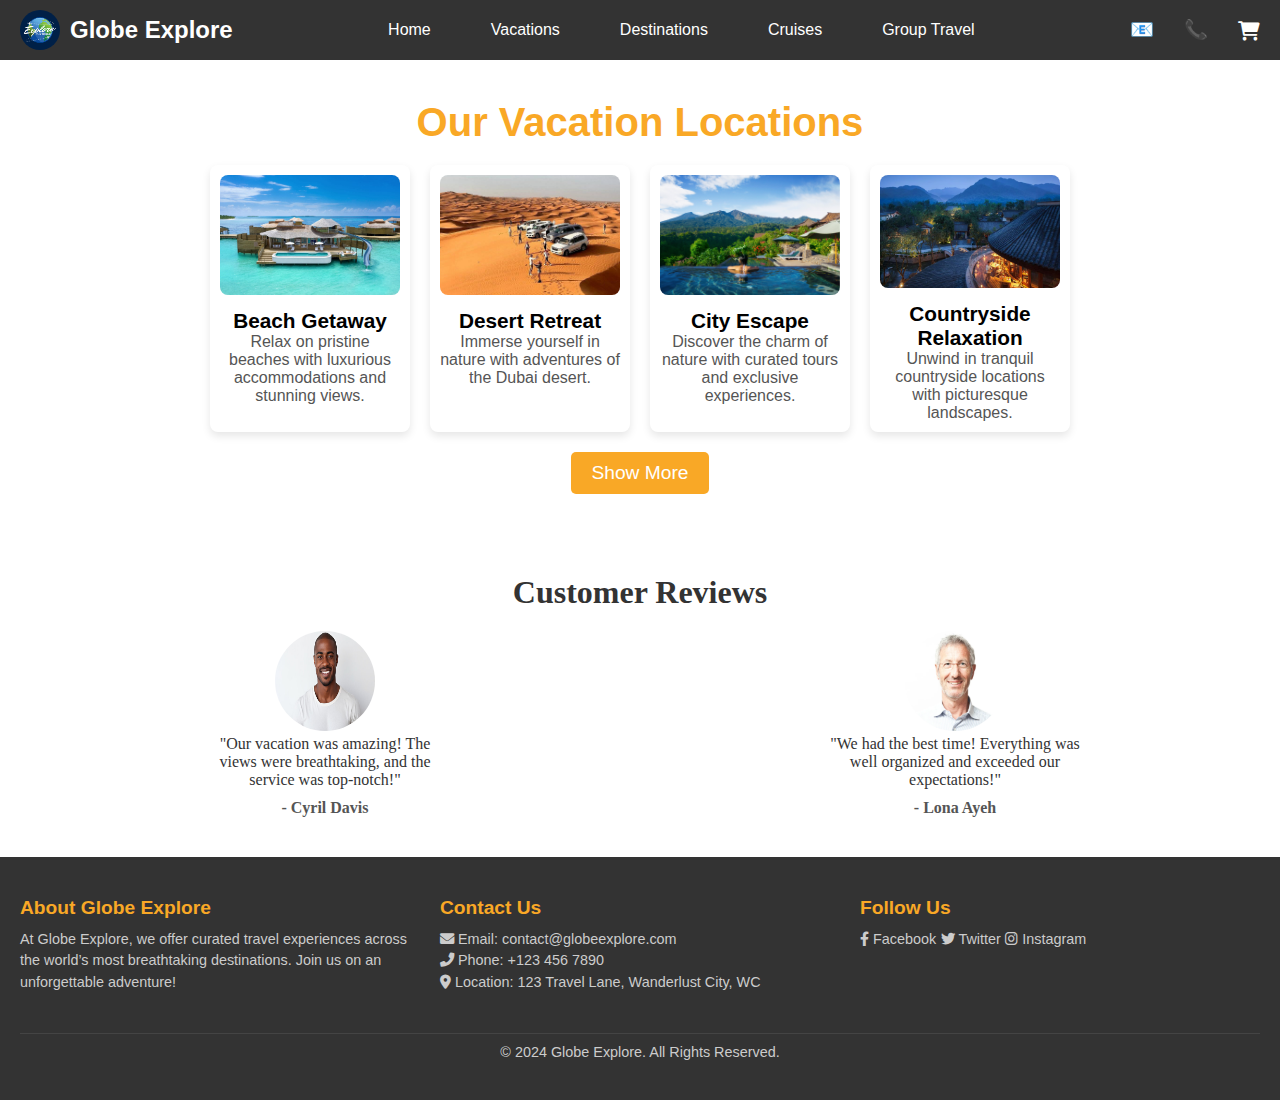
<file: GlobeExplore/vacations.html>
<!DOCTYPE html>
<html lang="en">
<head>
  <meta charset="UTF-8">
  <meta name="viewport" content="width=device-width, initial-scale=1.0">
  <title>Globe Explore | Vacations</title>
  <link rel="stylesheet" href="style.css">
  <link rel="stylesheet" href="https://cdnjs.cloudflare.com/ajax/libs/font-awesome/6.0.0-beta3/css/all.min.css">
</head>
<body>

  <div class="navbar">
    <div class="logo">
      <img src="./Assets/logo.jpeg" alt="Globe Explore Logo"> 
      <span>Globe Explore</span>
    </div>

    <div class="menu">
        <a href="index.html" class="nav-link">Home</a>
        <a href="vacations.html" class="nav-link">Vacations</a>
        <a href="destinations.html" class="nav-link">Destinations</a>
        <a href="cruises.html" class="nav-link">Cruises</a>
        <a href="group-travel.html" class="nav-link">Group Travel</a>
    </div>

    <div class="icons">
      <!-- Mail Icon (Email functionality) -->
      <a href="mailto:contact@globeexplore.com" class="icon mail-icon">📧</a> 
      <!-- Phone Icon (Call functionality) -->
      <a href="tel:+23333212237890" class="icon phone-icon">📞</a> 
      <!-- Checkout Icon (Navigates to checkout page) -->
      <a href="checkout.html" class="icon checkout-icon"><i class="fas fa-shopping-cart"></i></a>
    </div>
  </div>

  <section class="vacation-locations">
    <h2>Our Vacation Locations</h2>
    <div class="locations-container" id="locations-container">
      <!-- Initial visible cards -->
      <div class="location-card">
        <img src="./Assets/beach.jpeg" alt="Beach Getaway">
        <h3>Beach Getaway</h3>
        <p>Relax on pristine beaches with luxurious accommodations and stunning views.</p>
      </div>
      <div class="location-card">
        <img src="./Assets/desert.jpeg" alt="Desert Retreat">
        <h3>Desert Retreat</h3>
        <p>Immerse yourself in nature with adventures of the Dubai desert.</p>
      </div>
      <div class="location-card">
        <img src="./Assets/city.jpeg" alt="City Escape">
        <h3>City Escape</h3>
        <p>Discover the charm of nature with curated tours and exclusive experiences.</p>
      </div>
      <div class="location-card">
        <img src="./Assets/country.avif" alt="Countryside Relaxation">
        <h3>Countryside Relaxation</h3>
        <p>Unwind in tranquil countryside locations with picturesque landscapes.</p>
      </div>

      <!-- Hidden cards initially -->
      <div class="location-card hidden">
        <img src="./Assets/explore.webp" alt="Mountain Adventure">
        <h3>Mountain Adventure</h3>
        <p>Explore the great outdoors with guided mountain hikes and stunning views.</p>
      </div>
      <div class="location-card hidden">
        <img src="./Assets/jungle.jpeg" alt="Jungle Escape">
        <h3>Jungle Escape</h3>
        <p>Get immersed in the wild beauty of rainforests with guided excursions.</p>
      </div>
    </div>
    <button class="show-more" id="show-more-btn">Show More</button>
  </section>

  <section class="customer-reviews">
    <h2>Customer Reviews</h2>
    <div class="reviews-container">
      <div class="review">
        <img src="./Assets/review1.jpeg" alt="Review 1">
        <p>"Our vacation was amazing! The views were breathtaking, and the service was top-notch!"</p>
        <span>- Cyril Davis</span>
      </div>
      <div class="review">
        <img src="./Assets/review2.jpeg" alt="Review 2">
        <p>"We had the best time! Everything was well organized and exceeded our expectations!"</p>
        <span>- Lona Ayeh</span>
      </div>
    </div>
  </section>

  
  <footer class="footer">
    <div class="footer-content">
      <div class="footer-section about">
        <h2>About Globe Explore</h2>
        <p>At Globe Explore, we offer curated travel experiences across the world’s most breathtaking destinations. Join us on an unforgettable adventure!</p>
      </div>
      <div class="footer-section contact">
        <h2>Contact Us</h2>
        <p><i class="fas fa-envelope"></i> Email: contact@globeexplore.com</p>
        <p><i class="fas fa-phone-alt"></i> Phone: +123 456 7890</p>
        <p><i class="fas fa-map-marker-alt"></i> Location: 123 Travel Lane, Wanderlust City, WC</p>
      </div>
      <div class="footer-section social">
        <h2>Follow Us</h2>
        <a href="#"><i class="fab fa-facebook-f"></i> Facebook</a>
        <a href="#"><i class="fab fa-twitter"></i> Twitter</a>
        <a href="#"><i class="fab fa-instagram"></i> Instagram</a>
      </div>
    </div>
    <div class="footer-bottom">
      <p>&copy; 2024 Globe Explore. All Rights Reserved.</p>
    </div>
  </footer>

  <script>
    document.getElementById('show-more-btn').addEventListener('click', function() {
      const hiddenCards = document.querySelectorAll('.location-card.hidden');
      hiddenCards.forEach(card => {
        card.classList.remove('hidden');
      });
      // Hide the Show More button if all cards are visible
      if (document.querySelectorAll('.location-card.hidden').length === 0) {
        this.style.display = 'none';
      }
    });
  </script>

</body>
</html>
</file>
<file: GlobeExplore/style.css>
* {
  margin: 0;
  padding: 0;
  box-sizing: border-box;
}


.navbar {
  display: flex;
  justify-content: space-between;
  align-items: center;
  background-color: #333; 
  padding: 10px 20px;
  font-family: Arial, sans-serif;
}

.navbar .logo {
  display: flex;
  align-items: center;
  color: #fff;
  font-size: 1.5em;
  font-weight: bold;
}

.navbar .logo img {
  width: 40px; 
  margin-right: 10px;
  border-radius: 90px;
}

.navbar .menu {
  display: flex;
  gap: 60px;
}

.navbar .menu a {
  color: #fff;
  text-decoration: none;
  font-size: 1em;
  transition: color 0.2s, transform 0.2s;
}


.navbar .menu a:active {
  color: gray;
  transform: translateX(5px); 
}

.navbar .icons {
  display: flex;
  gap: 30px;
}


.navbar .icons .icon {
  color: #fff;
  font-size: 1.2em;
  text-decoration: none;
  transition: color 0.2s;
}

.navbar .icons .icon:hover {
  color: #ccc; 
}
.navbar .icons .checkout-icon {
  color: #fff;
  font-size: 1.2em;
  text-decoration: none;
  transition: color 0.2s;
  padding-top: 3px;
}

.navbar .icons .checkout-icon:hover {
  color: #ccc; 
}
.footer {
  background-color: #333;
  color: #fff;
  padding: 40px 20px;
  font-family: Arial, sans-serif;
}

.footer-content {
  display: flex;
  justify-content: space-between;
  gap: 20px;
  flex-wrap: wrap;
}

.footer-section {
  flex: 1;
  min-width: 200px;
  margin-bottom: 20px;
}

.footer-section h2 {
  font-size: 1.2em;
  margin-bottom: 10px;
  color: #f9a826;
}

.footer-section p,
.footer-section a {
  color: #ccc;
  font-size: 0.9em;
  line-height: 1.5em;
  text-decoration: none;
}

.footer-section a:hover {
  color: #f9a826; 
}

.footer-section .social a {
  display: block;
  margin-bottom: 5px;
}

.footer-bottom {
  text-align: center;
  margin-top: 20px;
  padding-top: 10px;
  border-top: 1px solid #444;
}

.footer-bottom p {
  color: #ccc;
  font-size: 0.9em;
}

.hero-section {
  background-image: url('./Assets/homebackground.webp'); 
  background-size: cover;
  background-position: center;
  height: 100vh;
  display: flex;
  flex-direction: column;
  justify-content: center;
  align-items: center;
  text-align: center;
  color: #fff;
  position: relative;
}


.hero-section::before {
  content: "";
  position: absolute;
  top: 0;
  left: 0;
  width: 100%;
  height: 100%;
  background: rgba(0, 0, 0, 0.5); 
}

.hero-section h1 {
  font-size: 3em;
  z-index: 1;
  margin-bottom: 10px;
  font-family: Arial, Helvetica, sans-serif;
  color: White;
}

.hero-section p {
  font-size: 1.2em;
  z-index: 1;
  margin-bottom: 20px;
  font-family: Arial, Helvetica, sans-serif;
}

.search-bar {
  display: flex;
  align-items: center; /* Align items vertically */
  z-index: 1;
  padding: 10px;
}

.search-bar input {
  padding: 10px;
  border: none;
  outline: none;
  font-size: 1em;
  border-radius: 5px 0 0 5px;
  flex: 1; /* Makes the input take up available space */
}

.search-bar button {
  padding: 10px 10px;
  background-color: #f9a826;
  border: none;
  color: #fff;
  font-size: 1em;
  border-radius: 0 5px 5px 0;
  cursor: pointer;
  margin-bottom: 10px;
}

.search-bar button:hover {
  background-color: #f9a826;
}


.explore-btn {
  margin-top: 20px;
  padding: 10px 20px;
  background-color: #f9a826;
  border: none;
  color: #fff;
  font-size: 1em;
  cursor: pointer;
  border-radius: 5px;
  z-index: 1;
}

.explore-btn:hover {
  background-color: green; 
}


/* Vacation Locations Section */
.vacation-locations {
  text-align: center;
  padding: 40px 20px;
  font-family: Arial, sans-serif;
}

.vacation-locations h2 {
  font-size: 2.5em;
  color: #f9a826;
  margin-bottom: 20px;
}

.locations-container {
  display: flex;
  justify-content: center;
  gap: 20px;
  flex-wrap: wrap;
}

.location-card {
  background-color: #fff;
  border-radius: 8px;
  box-shadow: 0 4px 8px rgba(0, 0, 0, 0.1);
  max-width: 200px;
  text-align: center;
  padding: 10px;
  transition: transform 0.3s;
}

.location-card img {
  width: 100%;
  border-radius: 8px;
}

.location-card h3 {
  font-size: 1.3em;
  margin-top: 10px;
}

.location-card p {
  font-size: 1em;
  color: #555;
}

.location-card.hidden {
  display: none;
}

.location-card:hover {
  transform: translateY(-5px);
}

/* Show More Button */
.show-more {
  background-color: #f9a826;
  color: #fff;
  border: none;
  border-radius: 5px;
  padding: 10px 20px;
  cursor: pointer;
  font-size: 1.2em;
  margin-top: 20px;
  transition: background-color 0.3s;
}

.show-more:hover {
  background-color: #e68916;
}

/* Customer Reviews Section */
.customer-reviews {
  text-align: center;
  padding: 40px 20px;
}

.customer-reviews h2 {
  font-size: 2em;
  margin-bottom: 20px;
  color: #333;
}

.reviews-container {
  display: flex;
  justify-content: space-around;
  flex-wrap: wrap;
  gap: 20px;
}

.review {
  max-width: 250px;
  font-size: 1em;
  color: #333;
  text-align: center;
}

.review span {
  display: block;
  margin-top: 10px;
  font-weight: bold;
  color: #555;
}

.reviews-container .review img {
  height: 100px;
  width: 100px;
  border-radius: 50%;
}


/* Destinations Overview Section */
.destinations-overview {
  text-align: center;
  padding: 40px 20px;
  font-family: Arial, sans-serif;
}

.destinations-overview h2 {
  font-size: 2.5em;
  color: #f9a826;
  margin-bottom: 20px;
}

.overview-content {
  display: flex;
  align-items: center;
  gap: 20px;
  justify-content: center;
}

.overview-content p {
  max-width: 600px;
  font-size: 1em;
  color: #333;
  line-height: 1.6;
}

.overview-content img {
  max-width: 400px;
  border-radius: 8px;
}

.start-planning {
  background-color: #f9a826;
  color: #fff;
  border: none;
  border-radius: 5px;
  padding: 10px 20px;
  cursor: pointer;
  font-size: 1em;
  margin-top: 20px;
}

.start-planning:hover {
  background-color: #f9a826;
}

/* Payment Plans Section */
.payment-plans {
  background-color: #fafafa;
  border-radius: 8px;
  padding: 20px;
  margin: 40px 20px;
  text-align: center;
  box-shadow: 0 4px 8px rgba(0, 0, 0, 0.1);
}

.payment-plans h3 {
  color: #f9a826;
  font-size: 1.5em;
  margin-bottom: 10px;
  font-family: Arial, Helvetica, sans-serif;
}

.payment-plans p {
  font-size: 1em;
  color: #555;
  max-width: 600px;
  margin: 0 auto;
}

/* Tropics and Caribbean Section */
.tropics-section {
  text-align: center;
  padding: 40px 20px;
}

.tropics-section h3 {
  font-size: 1.8em;
  margin-bottom: 20px;
  color: #333;
  font-family: Arial, Helvetica, sans-serif;
}

.tropics-container {
  display: flex;
  gap: 20px;
  justify-content: center;
  flex-wrap: wrap;
}

.tropics-container img {
  max-width: 250px;
  border-radius: 8px;
  box-shadow: 0 4px 8px rgba(0, 0, 0, 0.2);
}



/*Cruise*/
.cruise-section {
  padding: 60px 20px; 
  background-color: #f8f9fa; 
}

.section-header {
  text-align: center;
  margin-bottom: 40px;
}

.section-header h2 {
  font-size: 2.5em; 
  color: #f9a826; 
  font-family: Arial, Helvetica, sans-serif;
}

.section-header p {
  font-size: 1.2em; 
  color: #333; 
  max-width: 600px; 
  margin: 0 auto; 
}

.connect-button {
  padding: 12px 30px; 
  background-color: #f9a826; 
  color: #fff; 
  border: none;
  border-radius: 5px; 
  font-size: 1em; 
  cursor: pointer;
  transition: background-color 0.3s; 
}

.connect-button:hover {
  background-color: #f9a826; 
}

.cruise-image {
  text-align: center;
  margin-bottom: 40px;
}

.cruise-image img {
  max-width: 100%; 
  height: auto; 
  border-radius: 10px;
}

.set-sail {
  text-align: center;
}

.set-sail h2 {
  font-size: 2em; 
  margin-bottom: 20px; 
  color: #f9a826; 
  font-family: Arial, Helvetica, sans-serif;
}

.destination-images {
  display: flex;
  justify-content: space-between;
  flex-wrap: wrap; 
  gap: 15px; 
}

.image-container {
  flex: 1; 
  min-width: 250px; 
}

.image-container img {
  width: 100%; 
  height: 300px; 
  border-radius: 10px; 
  box-shadow: 0 4px 8px rgba(0, 0, 0, 0.2); 
  transition: transform 0.3s; 
}

.image-container img:hover {
  transform: scale(1.05); 
}
.experts-section {
  margin-top: 60px; 
  text-align: center; 
}

.experts-section h2 {
  font-size: 2em; 
  color: #f9a826; 
  margin-bottom: 40px; 
  font-family: Arial, Helvetica, sans-serif;
}

.experts-container {
  display: flex;
  justify-content: center;
  flex-wrap: wrap; 
  gap: 50px;
  
}

.expert-card {
  background-color: #ffffff; 
  border-radius: 10px; 
  box-shadow: 0 4px 10px rgba(0, 0, 0, 0.1); 
  padding: 20px; 
  flex: 1; 
  min-width: 200px;
  max-width: 300px;
}

.expert-card img {
  width: 150px; 
  height: 150px;
  border-radius: 50%; 
  margin-bottom: 15px;
}

.expert-card h3 {
  font-size: 1.5em; 
  color: #333;
  margin: 10px 0; 
  font-family: Arial, Helvetica, sans-serif;
}

.expert-card p {
  font-size: 1em; 
  color: #666; 
  font-family: Arial, Helvetica, sans-serif;
}



.group-travel-section {
  padding: 60px 20px;
  text-align: center;
  color: #ffffff; 
  position: relative; 
  overflow: hidden; 
}

.group-travel-section::before {
  content: '';
  position: absolute;
  top: 0;
  left: 0;
  right: 0;
  bottom: 0;
  background-color: rgba(0, 0, 0, 0.5); 
  z-index: 1; 
}

.container {
  position: relative; 
  z-index: 2; 
}

.section-title {
  font-size: 2.5em; 
  margin-bottom: 15px;
  text-shadow: 1px 1px 2px rgba(0, 0, 0, 0.7); 
  font-family: Arial, Helvetica, sans-serif;
}

.section-description {
  font-size: 1.2em;
  margin-bottom: 30px; 
  color: rgba(255, 255, 255, 0.8); 
}

.group-travel-content {
  display: flex;
  justify-content: space-between; 
  flex-wrap: wrap; 
  margin-bottom: 40px; 
}

.group-travel-feature {
  text-align: center;
  flex: 1; 
  min-width: 250px; 
  margin: 10px; 
  padding: 20px; 
  background: rgba(255, 255, 255, 0.1); 
  border-radius: 10px; 
  transition: transform 0.3s, background 0.3s;
}

.group-travel-feature:hover {
  transform: translateY(-5px); 
  background: rgba(255, 255, 255, 0.2); 
}

.group-travel-feature h4 {
  font-size: 1.8em; 
  margin-bottom: 10px;
  color: #ffffff; 
  font-family: Arial, Helvetica, sans-serif;
}

.group-travel-feature p {
  font-size: 1em; 
  color: rgba(255, 255, 255, 0.9);
  font-family: Arial, Helvetica, sans-serif;
}

.start-planning-button {
  background-color: #f9a826; 
  color: #ffffff; 
  border: none;
  padding: 15px 30px;
  border-radius: 5px;
  cursor: pointer;
  font-size: 1.2em; 
  transition: background-color 0.3s, transform 0.3s;
}

.start-planning-button:hover {
  background-color: #f9a826; 
  transform: translateY(-2px); 
}

/* Explore */
.cities-section {
  padding: 40px 20px;
  background-color: #f4f4f4;
}

.city-card {
  background-color: #fff;
  padding: 20px;
  margin-bottom: 30px;
  box-shadow: 0 2px 10px rgba(0, 0, 0, 0.1);
  border-radius: 8px;
}

.city-card h3 {
  font-size: 1.8em;
  color: #333;
  margin-bottom: 15px;
}

.city-card p {
  font-size: 1em;
  color: #555;
  margin-bottom: 20px;
}

.city-images {
  display: flex;
  gap: 10px;
  justify-content: space-between;
}

.city-images img {
  width: 30%;
  height: auto;
  border-radius: 8px;
  box-shadow: 0 4px 8px rgba(0, 0, 0, 0.2);
}
.city-images img:hover {
  transform: scale(1.01);
}


/*Planning*/
/* Header for the Packages Section */
.packages-section {
  text-align: center;
  padding: 40px 20px;
  background-color: #f9f9f9;
}

.packages-section h2 {
  font-size: 2.5em;
  color: #f9a826;
  margin-bottom: 40px;
}

/* Travel Packages Grid */
.packages-grid {
  display: grid;
  grid-template-columns: repeat(3, 1fr);
  gap: 30px;
  padding: 0 20px;
}

.package-card {
  background-color: white;
  border-radius: 10px;
  box-shadow: 0 4px 8px rgba(0, 0, 0, 0.1);
  text-align: center;
  overflow: hidden;
  cursor: pointer;
  transition: transform 0.3s, box-shadow 0.3s;
}

.package-card img {
  width: 100%;
  height: 200px;
  object-fit: cover;
  border-bottom: 2px solid #f9a826;
}

.package-card h3 {
  color: #333;
  font-size: 1.5em;
  margin: 10px 0;
}

.package-card p {
  color: #555;
  margin: 10px 0;
}

.package-card ul {
  list-style-type: none;
  padding: 0;
  color: #777;
  font-size: 0.9em;
}

.package-card ul li {
  margin: 5px 0;
}

.package-card:hover {
  transform: translateY(-10px);
  box-shadow: 0 8px 16px rgba(0, 0, 0, 0.2);
}

/* Booking Form Section */
.booking-form-section {
  background-color: white;
  padding: 40px 20px;
  margin-top: 40px;
  border-radius: 8px;
  box-shadow: 0 4px 8px rgba(0, 0, 0, 0.1);
}

.booking-form-section h2 {
  color: #333;
  font-size: 2em;
  margin-bottom: 20px;
}

.booking-form-section p {
  color: #777;
  font-size: 1.1em;
  margin-bottom: 40px;
}

/* Form Inputs */
.booking-form input,
.booking-form select,
.booking-form textarea {
  width: 100%;
  padding: 10px;
  margin: 10px 0;
  border: 2px solid #ccc;
  border-radius: 5px;
  font-size: 1em;
  box-sizing: border-box;
}

.booking-form input[type="date"] {
  padding: 10px 15px;
}

.booking-form input:focus,
.booking-form select:focus {
  border-color: #f9a826;
  outline: none;
}

.booking-form textarea {
  height: 150px;
}

/* Submit Button */
.submit-button {
  background-color: #f9a826;
  color: white;
  padding: 12px 20px;
  font-size: 1.2em;
  border: none;
  border-radius: 5px;
  cursor: pointer;
  width: 100%;
  margin-top: 20px;
}

.submit-button:hover {
  background-color: #f79d2d;
}

/* Form Section Headings */
.booking-form-section h3 {
  font-size: 1.5em;
  color: #f9a826;
  margin-top: 30px;
  border-bottom: 2px solid #f9a826;
  padding-bottom: 10px;
  margin-bottom: 20px;
}

/* Emergency Contact Information Section */
.booking-form .form-group {
  margin-bottom: 20px;
}

.booking-form .form-group label {
  font-weight: bold;
  color: #333;
}

.booking-form .form-group input,
.booking-form .form-group select {
  background-color: #f9f9f9;
  border-color: #e0e0e0;
}

.booking-form .form-group input:focus,
.booking-form .form-group select:focus {
  border-color: #f79d2d;
}

.booking-form input[type="checkbox"] {
  margin-right: 10px;
}

.booking-form .form-group input[type="checkbox"] {
  width: auto;
  margin-top: 10px;
}
button[type="submit"] {
  background-color: #f9a826;
  color: white;
  border: none;
  padding: 10px 20px;
  border-radius: 5px;
  font-size: 1.2em;
  cursor: pointer;
  margin-left: 40px;
}

button[type="submit"]:hover {
  background-color: #e6891f;
}


/*Checkout*/
/* Checkout */
.checkout-container {
  padding: 20px;
  text-align: center;
}

.checkout-content {
  display: flex;
  justify-content: space-between;
  margin-top: 20px;
}

.vacation-image img {
  width: 100%;
  max-width: 400px;
  max-height: 300px;
  object-fit: cover;
  border-radius: 10px;
}

.vacation-price {
  margin-top: 10px;
}

.price-text {
  color: green;
  font-size: 24px;
  font-weight: bold;
}

/* Customer Reviews Section */
.reviews-section {
  margin-top: 20px;
  text-align: left;
}

.reviews-section h3 {
  font-size: 18px;
  color: #555;
}

.rating {
  margin-top: 10px;
}

.review-comments p {
  font-size: 16px;
  color: #777;
  font-style: italic;
}

/* Form Details */
.form-details {
  width: 50%;
  padding-left: 20px;
  text-align: left;
  border: 2px solid #ddd; /* Border around the form */
  border-radius: 8px;      /* Rounded corners for a cleaner look */
  padding: 20px;           /* Padding for inner spacing */
  background-color: #fafafa; /* Light background for contrast */
}

button {
  margin-top: 10px;
  padding: 10px;
  background-color: #4CAF50;
  color: white;
  border: none;
  cursor: pointer;
}

button.proceed-button {
  background-color: #f0a500;
}

button:hover {
  background-color: #45a049;
}

/* Payment Section */
.payment-section {
  margin-top: 30px;
  text-align: center;
}

.make-payment-button {
  padding: 12px 30px;
  background-color: #f0a500;
  color: white;
  font-size: 18px;
  border: none;
  cursor: pointer;
}

.payment-note {
  margin-top: 10px;
  color: #555;
}

.payment-icons {
  margin-top: 20px;
}

.payment-icons i {
  font-size: 30px;
  margin: 0 10px;
  color: #333;
}

.visa-icon {
  color: #1a1f71;
}

.money-icon {
  color: #28a745;
}

h1, h2 {
  color: #333;
}

/* Form data styling */
#form-data {
  margin-bottom: 20px;
}






@media only screen and (max-width: 375px) {
  /* Navbar Adjustments */
  .navbar {
    flex-direction: column;
    padding: 10px;
  }

  .navbar .logo {
    font-size: 1.2em;
  }

  .navbar .menu {
    flex-direction: column;
    gap: 15px;
  }

  .navbar .menu a {
    font-size: 0.9em;
  }

  .navbar .icons {
    gap: 15px;
  }

  /* Hero Section */
  .hero-section {
    height: 70vh; /* Adjust height for mobile */
    padding: 20px;
  }

  .hero-section h1 {
    font-size: 2em;
  }

  .hero-section p {
    font-size: 1em;
  }

  .search-bar input {
    font-size: 0.9em;
  }

  .explore-btn {
    padding: 8px 16px;
    font-size: 0.9em;
  }

  /* Vacation Locations */
  .vacation-locations h2 {
    font-size: 2em;
  }

  .locations-container {
    flex-direction: column;
    align-items: center;
  }

  .location-card {
    max-width: 100%;
    padding: 10px;
  }

  /* Footer */
  .footer-content {
    flex-direction: column;
    text-align: center;
  }

  .footer-section {
    margin-bottom: 10px;
  }

  .footer-section h2 {
    font-size: 1em;
  }

  .footer-section p, .footer-section a {
    font-size: 0.8em;
  }

  .footer-bottom p {
    font-size: 0.8em;
  }

  /* Other Sections */
  .customer-reviews h2, .destinations-overview h2, .experts-section h2,
  .set-sail h2, .tropics-section h3 {
    font-size: 1.8em;
  }

  .explore-btn, .show-more, .start-planning, .connect-button, .submit-button {
    font-size: 0.9em;
    padding: 8px 16px;
  }

  .destinations-overview .overview-content, .experts-container, .reviews-container, 
  .tropics-container, .group-travel-content, .payment-plans, .booking-form {
    flex-direction: column;
    gap: 10px;
    padding: 10px;
  }

  /* Packages and Booking Form */
  .packages-grid {
    grid-template-columns: 1fr;
    gap: 15px;
    padding: 10px;
  }

  .package-card h3, .booking-form-section h2 {
    font-size: 1.5em;
  }

  .booking-form input, .booking-form select, .booking-form textarea {
    font-size: 0.9em;
    padding: 8px;
  }

  button[type="submit"] {
    font-size: 1em;
    padding: 10px;
    margin: 20px 0;
  }
}
</file>
